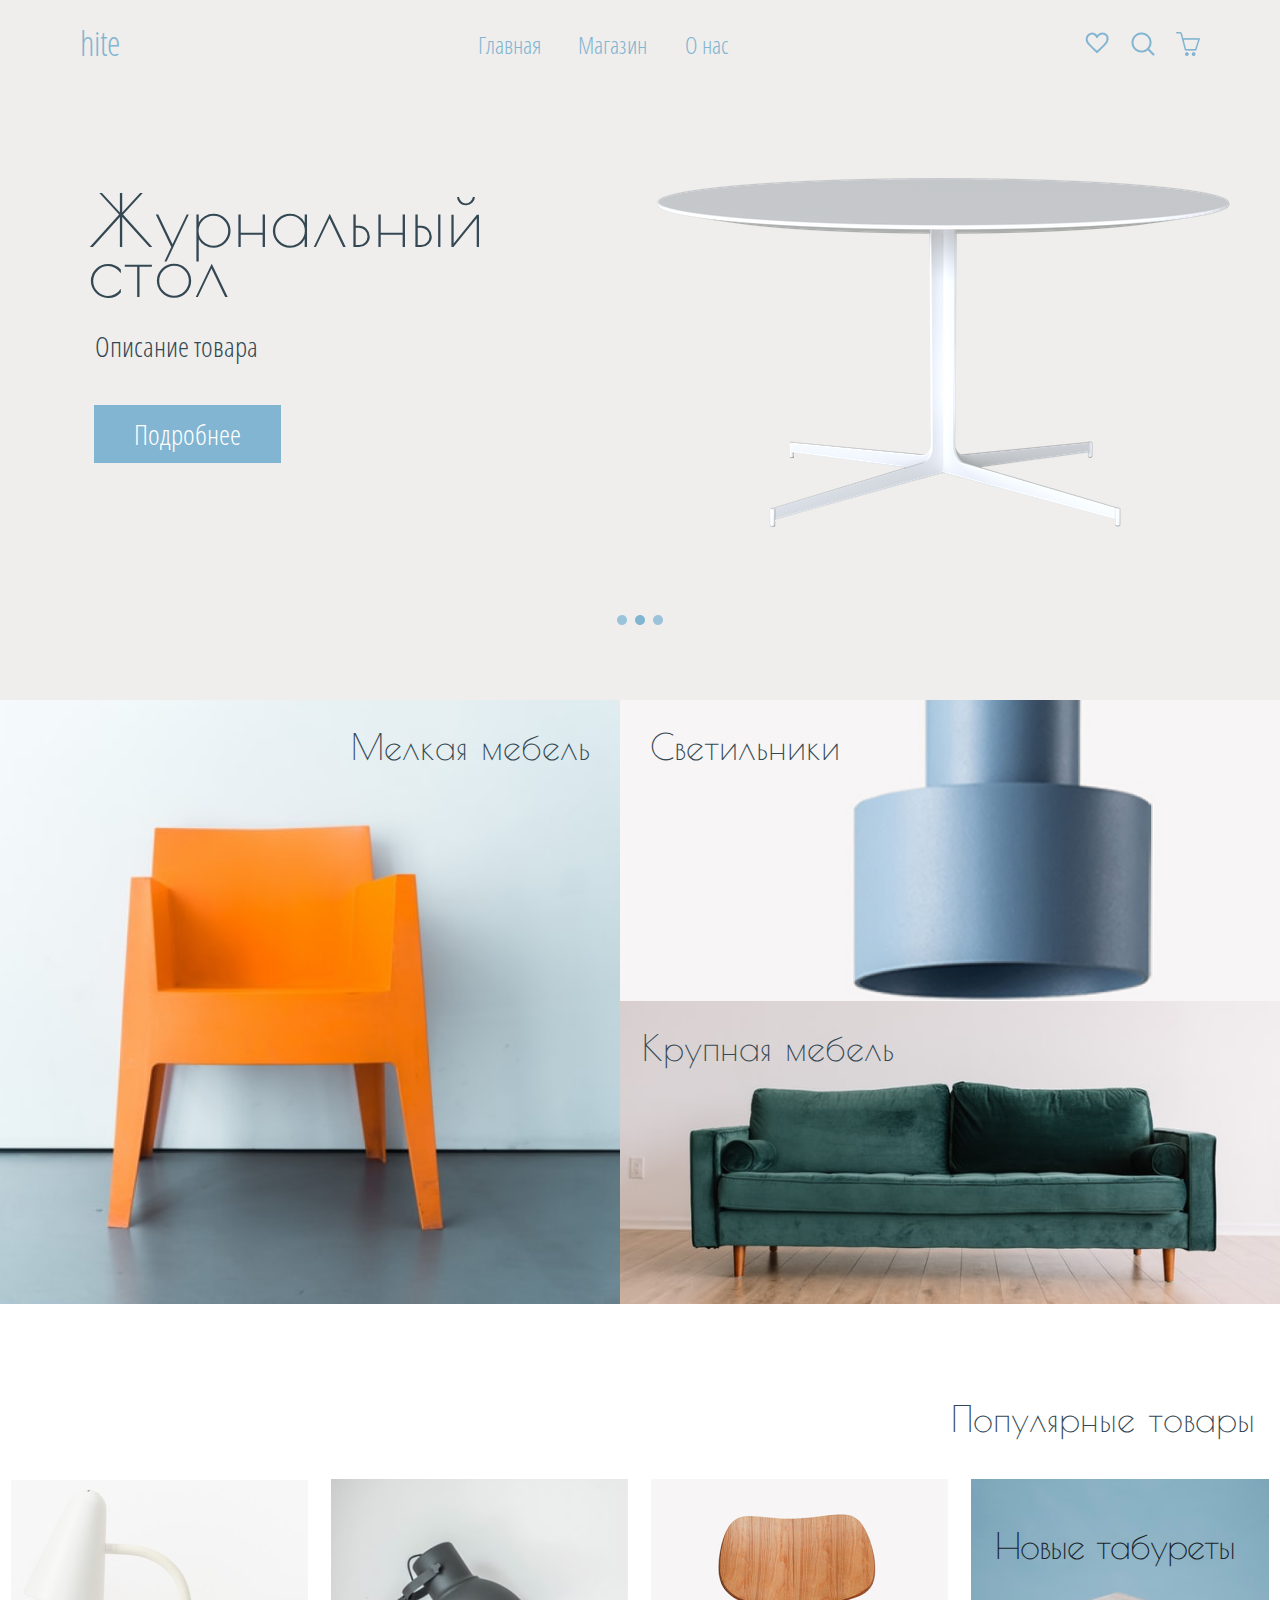
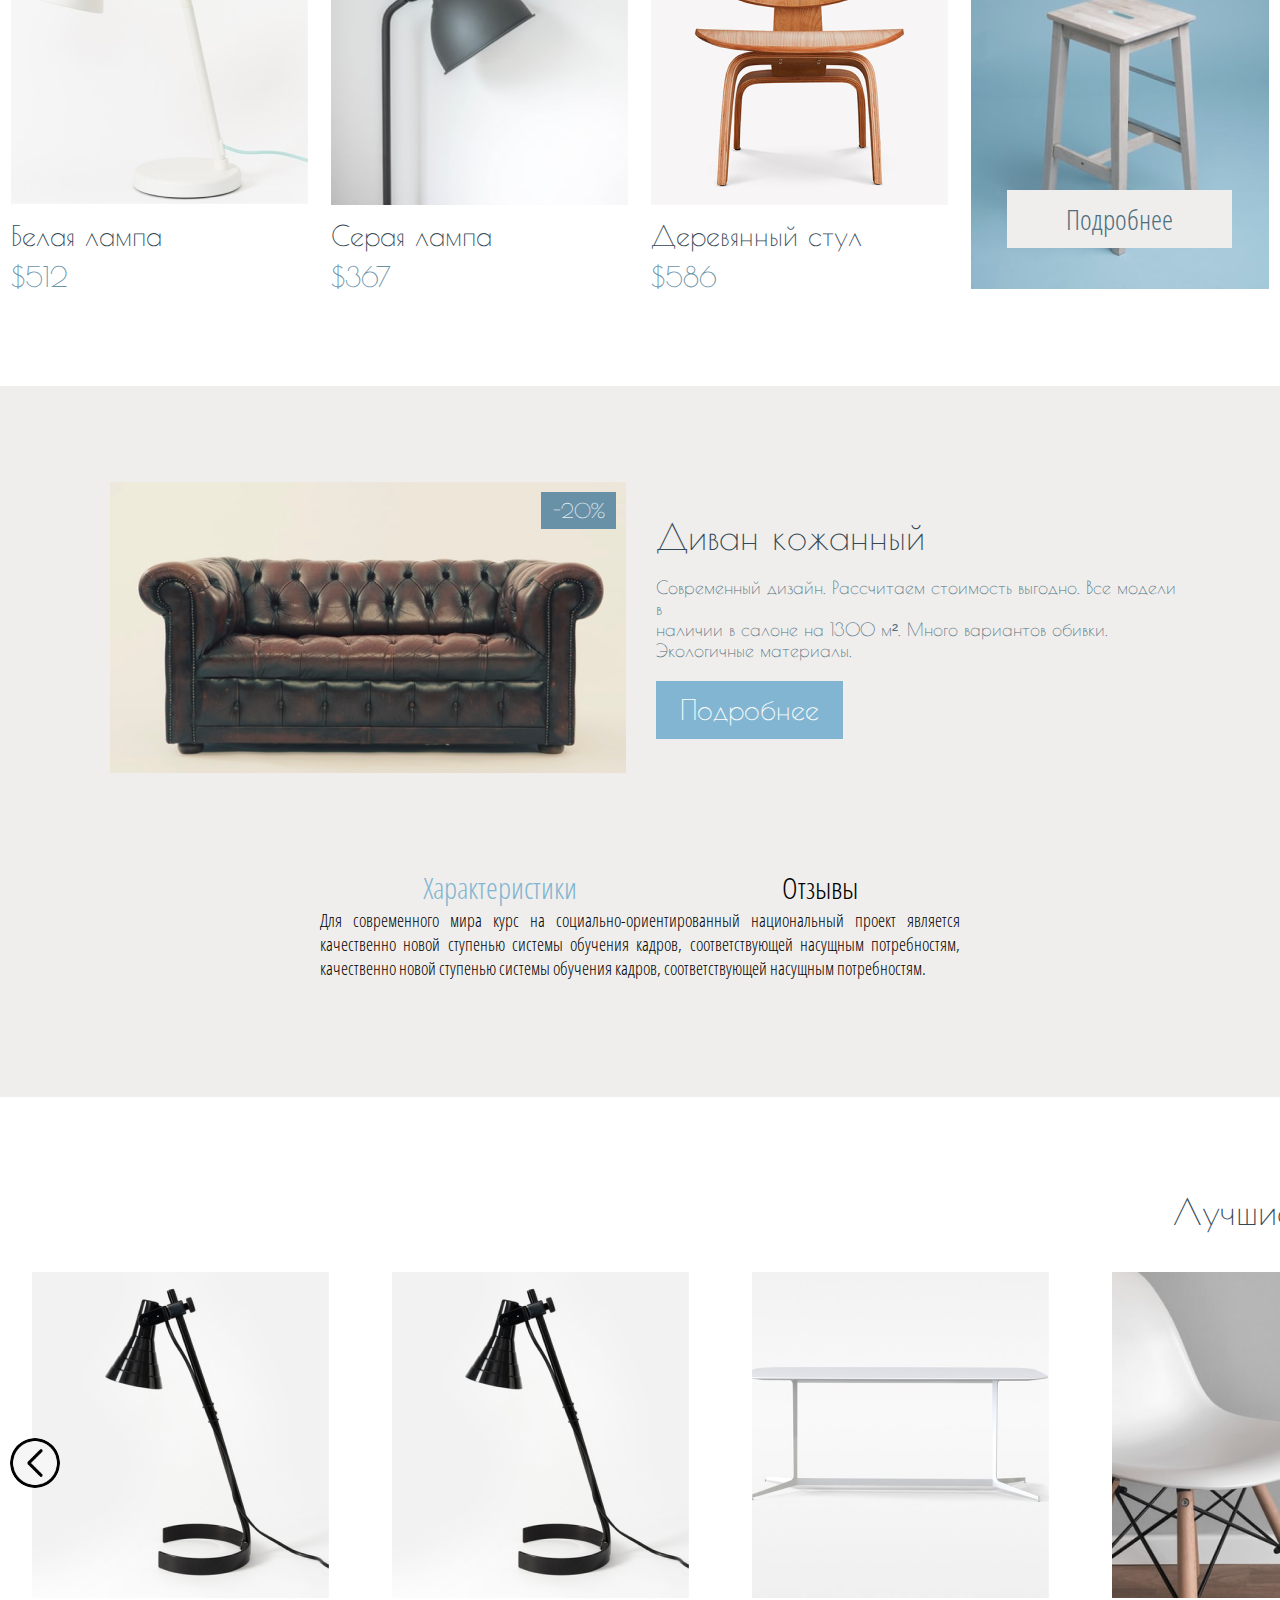
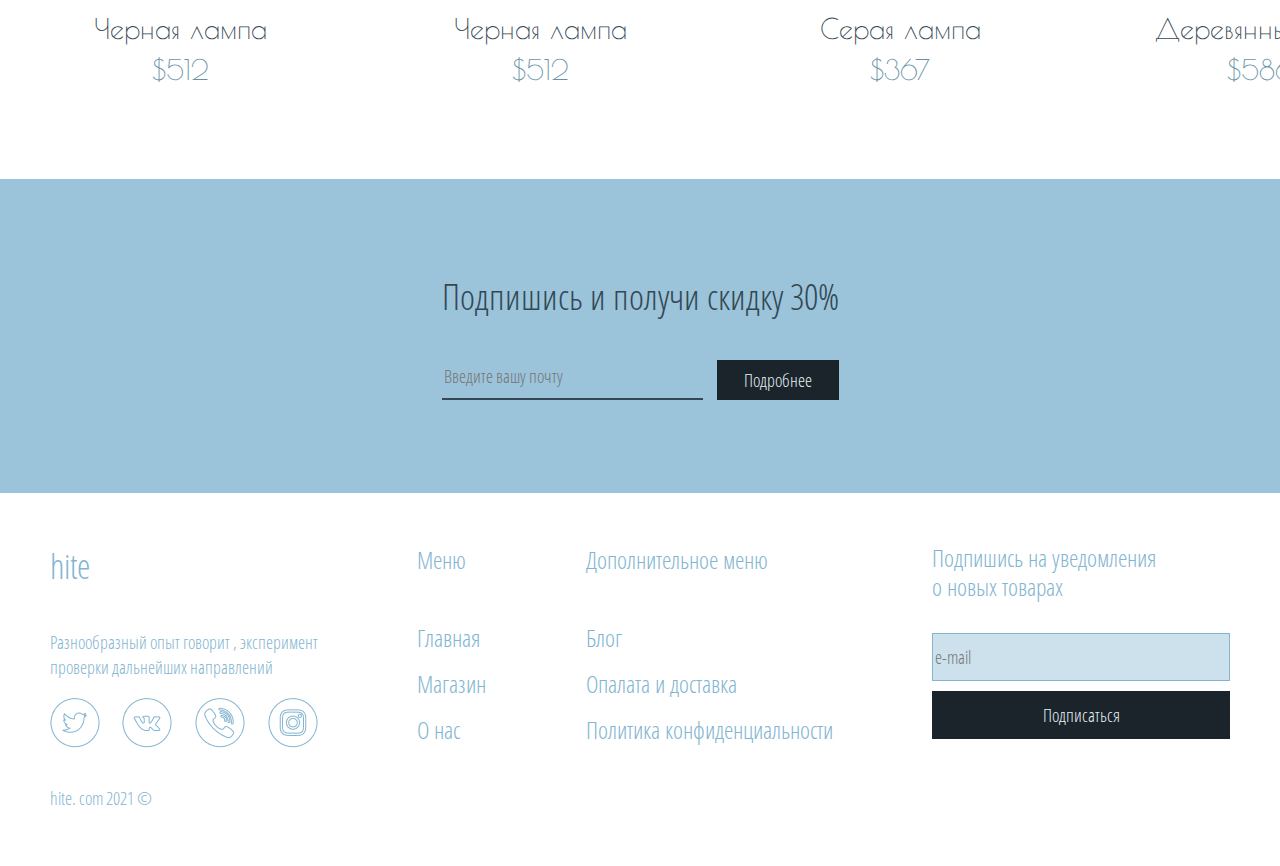
<file: index.html>
<!doctype html>
<html lang="en">
<head>
    <meta charset="UTF-8">
    <meta name="viewport" content="width=device-width, initial-scale=1.0, maximum-scale=1.0, maximum-scale=1.0, user-scalable=no">
    <link rel="stylesheet" href="style.css" type="text/css">
    <title>Мебель</title>
</head>
<body>
    <div class="position">

        <!--                                Mobile-Version-->

        <div class="menu-mobile">
            <nav class="position-list__mobile">
                <div class="menu-btn">
                    <span></span>
                    <span></span>
                    <span></span>
                </div>
                <div class="menu-burger">
                    <nav>
                        <li><a href="#" class="color">Главная</a></li>
                        <li><a href="#" class="color">Магазин</a></li>
                        <li><a href="#" class="color">О нас</a></li>
                    </nav>
                </div>
                <div>
                    <ul class="position-list__hite">
                        <li><a href="#">hite</a></li>
                    </ul>
                </div>
                <div class="mobile-position__cart">
                    <ul>
                        <li><div><a href="#"><img src="images/search.png" alt="поиск"></a></div></li>
                        <li><div><a href="#"><img src="images/cart.png" alt="корзина"></a></div></li>
                    </ul>
                </div>
            </nav>
        </div>

        <!--                                    Mobile-Version-->

        <div class="info">
            <div class="hide">
                <div class="search">
                    <label>
                        <input type="text" id="input-search" placeholder="Я ищу...">
                    </label>
                    <a href="" class="button-search">Найти</a>
                </div>
            </div>
               <div class="menu">
                <nav class="position-list">
                    <div>
                        <ul class="position-list__size">
                            <li><a href="#">hite</a></li>
                        </ul>
                    </div>
                    <div class="position-list__navigation">
                        <ul>
                            <li><a href="#">Главная</a></li>
                            <li><a href="#">Магазин</a></li>
                            <li><a href="#">О нас</a></li>
                        </ul>
                    </div>
                    <div class="position-list__cart">
                        <ul>
                            <li><div><a href="#"><img src="images/like.png" alt="нравится" class="like"></a></div></li>
                            <li><div><a href="#"><img src="images/search.png" alt="поиск" id="icon-search"></a></div></li>
                            <li><div><a href="#"><img src="images/cart.png" alt="корзина"></a></div></li>
                        </ul>
                    </div>
                </nav>
            </div>
            <div class="product">
                <div class="text">
                    <h1>Журнальный стол</h1>
                    <h2>Описание товара</h2>
                    <button id="button-menu" class="butt">Подробнее</button>
                    <div id="modal-window" class="modal">
                        <div class="modal-content">
                            <div class="position-span">
                                <span class="close">&times</span>
                            </div>
                            <div class="modal-text">
                                <p>Вы действительно хотите узнать подробности?</p>
                            </div>

                            <div id="position-button">
                                <button class="ok">ok</button>
                                <button class="cancel">отмена</button>
                            </div>

                        </div>
                    </div>
                </div>
                <div class="table" id="table-one">
                    <img src="images/table.png" alt="стол">
                </div>
            </div>
            <div class="slide">
                <img src="images/ellipse1.png" alt="слайд" class="slide1">
                <img src="images/ellipse2.png" alt="слайд" class="slide1">
                <img src="images/ellipse3.png" alt="слайд">
            </div>
        </div>
        <div class="category">
            <a href="#" id="kl"><div class="small-furniture">
                <img src="images/foto1.png" alt="мелкая мебель" class="small-furniture__position">
                <h1>Мелкая мебель</h1>
            </div></a>
            <div class="category__position">
                <a href="#"><div class="fixtures">
                    <img src="images/foto2.png" alt="светильники" class="fixtures__position">
                    <h1>Светильники</h1>
                </div></a>
                <a href="#"><div class="large-furniture">
                    <img src="images/foto3.png" alt="крупная мебель" class="large-furniture__position">
                    <h1>Крупная мебель</h1>
                </div></a>
            </div>
        </div>
        <div class="popular">
            <div class="popular__text"><h1>Популярные товары</h1></div>
            <div class="popular-products">
                <div class="popular-products__position">
                    <a href="#"><div class="white-lamp">
                        <img src="images/foto4.png" alt="белая лампа">
                        <h2>Белая лампа</h2>
                        <p>$512</p>
                    </div></a>
                    <a href="#"><div class="grey-lamp">
                        <img src="images/foto5.png" alt="серая лампа">
                        <h2>Серая лампа</h2>
                        <p>$367</p>
                    </div></a>
                    <a href="#"><div class="wooden-chair">
                        <img src="images/foto6.png" alt="деревянный стул">
                        <h2>Деревянный стул</h2>
                        <p>$586</p>
                    </div></a>
                    <div class="new-stools">
                        <img src="images/foto7.png" alt="новые табуреты">
                        <h2>Новые табуреты</h2>
                        <a href="#"><div class="new-stools__butt">Подробнее</div></a>
                    </div>
                </div>
            </div>
        </div>

<!--                            Mobile-Version-->

        <div class="mobile-popular">
            <div class="mobile__new-stools">
                <img src="images/foto7.png" alt="новые табуреты">
                <h2>Новые табуреты</h2>
                <a href="#"><div class="mobile__new-stools__butt">Подробнее</div></a>
            </div>
            <div class="mobile-position__products">
                <div class="mobile__popular__text"><h1>Популярные товары</h1></div>
                <div class="mobile__popular-products">
                    <div class="mobile__popular-products__position">
                        <a href="#"><div class="white-lamp">
                            <img src="images/foto4.png" alt="белая лампа">
                            <h2>Белая лампа</h2>
                            <p>$512</p>
                        </div></a>
                        <a href="#"><div class="grey-lamp">
                            <img src="images/foto5.png" alt="серая лампа">
                            <h2>Серая лампа</h2>
                            <p>$367</p>
                        </div></a>
                        <a href="#"><div class="wooden-chair">
                            <img src="images/foto6.png" alt="деревянный стул">
                            <h2>Деревянный стул</h2>
                            <p>$586</p>
                        </div></a>
                        <a href="#"><div class="fantom">
                            <h2>Новые табуреты</h2>
                            <p>$652</p>
                        </div></a>
                    </div>
                </div>
            </div>
        </div>

<!--                                    Mobile-Version-->

         <div class="discount">
            <div class="discount-position">
                <div class="image">
                    <img src="images/sofa.png" alt="Диван кожанный">
                    <a href="#"><div class="discount-position__butt__discount">-20%</div></a>
                </div>
                <div class="discount-position__info">
                    <div class="position-center">
                        <h1>Диван кожанный</h1>
                        <p>Современный дизайн. Рассчитаем стоимость выгодно. Все модели в<br>
                            наличии в салоне на 1300 м². Много вариантов обивки.<br> Экологичные
                            материалы.<span id="dots">Респектабельность, привлекательный
                            внешний вид.<br> Мягкая кожаная мебель – это
                            показатель богатства, высокого статуса и<br> эталон стиля современного, роскошного интерьера – это то,
                            что вам нужно.</span></p>
                        <button class="discount-position__butt" id="btn">Подробнее</button>
                    </div>
                </div>
            </div>
         </div>
         <div class="wrapper">
             <div class="tabs">
                 <div class="tabs-triggers">
                     <a href="#tab-1" class="tabs-triggers__item">Характеристики</a>
                     <a href="#tab-2" class="tabs-triggers__item">Отзывы</a>
                 </div>
                 <div class="tabs-content">
                    <div id="tab-1" class="tabs-content__item"><p>Для современного мира курс на социально-ориентированный национальный
                        проект является качественно
                        новой ступенью системы обучения кадров, соответствующей насущным потребностям, качественно новой
                        ступенью системы обучения кадров, соответствующей насущным потребностям. </p></div>
                    <div id="tab-2" class="tabs-content__item"><p>Зависит очень сильно от качества дивана и кожи. Есть не очень
                        дорогие диваны, которые впоследствии имеют очень много проблем, таких как растяжка кожи,
                        провисание дивана, кожа может лопнуть и тп. Если купить хороший и это как правило дорогой диван
                        из хорошей кожи, то стоит того. Я купила 3 года назад 2 дивана, очень довольна , никаких проблем
                        совершенно, собака даже спит на нём иногда и никаких царапин.</p></div>
                 </div>
             </div>
         </div>
         <div class="best">
            <div class="best__text"><h1>Лучшие товары</h1></div>
             <button class="btn-prev"></button>
             <button class="btn-next"></button>
            <div class="best-products">
                <div class="best-products__position">
                    <a href="#"><div class="black-lamp slider-item">
                        <img src="images/black-lamp.png" alt="черная лампа">
                        <h2>Черная лампа</h2>
                        <p>$512</p>
                    </div></a>
                    <a href="#"><div class="black-lamp slider-item">
                        <img src="images/black-lamp.png" alt="черная лампа">
                        <h2>Черная лампа</h2>
                        <p>$512</p>
                    </div></a>
                    <a href="#"><div class="table1 slider-item">
                        <img src="images/table1.png" alt="стол">
                        <h2>Серая лампа</h2>
                        <p>$367</p>
                    </div></a>
                    <a href="#"><div class="wooden-chair1 slider-item">
                        <img src="images/wooden-chair.png" alt="деревянный стул">
                        <h2>Деревянный стул</h2>
                        <p>$586</p>
                    </div></a>
                    <a href="#"><div class="chair-soft slider-item">
                        <img src="images/chair-soft.png" alt="стул софт">
                        <h2>Новые табуреты</h2>
                        <p>958$</p>
                    </div></a>
                    <a href="#"><div class="black-lamp slider-item">
                        <img src="images/black-lamp.png" alt="черная лампа">
                        <h2>Черная лампа</h2>
                        <p>$512</p>
                    </div></a>
                    <a href="#"><div class="table1 slider-item">
                        <img src="images/table1.png" alt="стол">
                        <h2>Серая лампа</h2>
                        <p>$367</p>
                    </div></a>
                    <a href="#"><div class="wooden-chair1 slider-item">
                        <img src="images/wooden-chair.png" alt="деревянный стул">
                        <h2>Деревянный стул</h2>
                        <p>$586</p>
                    </div></a>
                    <a href="#"><div class="chair-soft slider-item">
                        <img src="images/chair-soft.png" alt="стул софт">
                        <h2>Новые табуреты</h2>
                        <p>958$</p>
                    </div></a>

                </div>
            </div>


         </div>
        <div class="subscription">
            <div>
                <h1>Подпишись и получи скидку 30%</h1>
                <div class="subscription__position">
                    <div class="subscription-input">
                        <label>
                            <input type="text" placeholder="Введите вашу почту"/>
                        </label>
                        <hr>
                    </div>
                    <div>
                        <a href="#"><div class="subscription__position__butt">Подробнее</div></a>
                    </div>
                </div>
            </div>
        </div>
        <div class="footer">
                <div class="footer__hite">
                    <a href="#"><h1>hite</h1></a>
                    <p>Разнообразный опыт говорит , эксперимент<br> проверки дальнейших
                        направлений</p>
                    <div class="footer__hite__icon">
                        <a href="#"><img src="images/twitter.png" alt="твиттер"></a>
                        <a href="#"><img src="images/vkontakte.png" alt="вконтакте"></a>
                        <a href="#"><img src="images/viber.png" alt="вайбер"></a>
                        <a href="#"><img src="images/instagram.png" alt="инстаграм"></a>
                    </div>
                </div>
                <div class="footer__menu">
                    <ul>
                        <li class="footer__menu__position"><a href="#">Меню</a></li>
                        <li><a href="#">Главная</a></li>
                        <li><a href="#">Магазин</a></li>
                        <li><a href="#">О нас</a></li>
                    </ul>
                </div>
                <div class="additional-menu">
                    <ul>
                        <li class="additional-menu__position"><a href="#">Дополнительное меню</a></li>
                        <li><a href="#">Блог</a></li>
                        <li><a href="#">Опалата и доставка</a></li>
                        <li><a href="#">Политика конфиденциальности</a></li>
                    </ul>
                </div>
                <div class="new-products">
                    <h1>Подпишись на уведомления<br>
                        о новых товарах</h1>
                    <label>
                        <input type="text" placeholder="e-mail"/>
                    </label>
                    <a href="#"><div class="new-products__butt">Подписаться</div></a>
                </div>
                <div class="copy">
                    hite. com 2021 &copy;
                </div>
        </div>
    </div>
    <script src="main.js"></script>
</body>
</html>
</file>
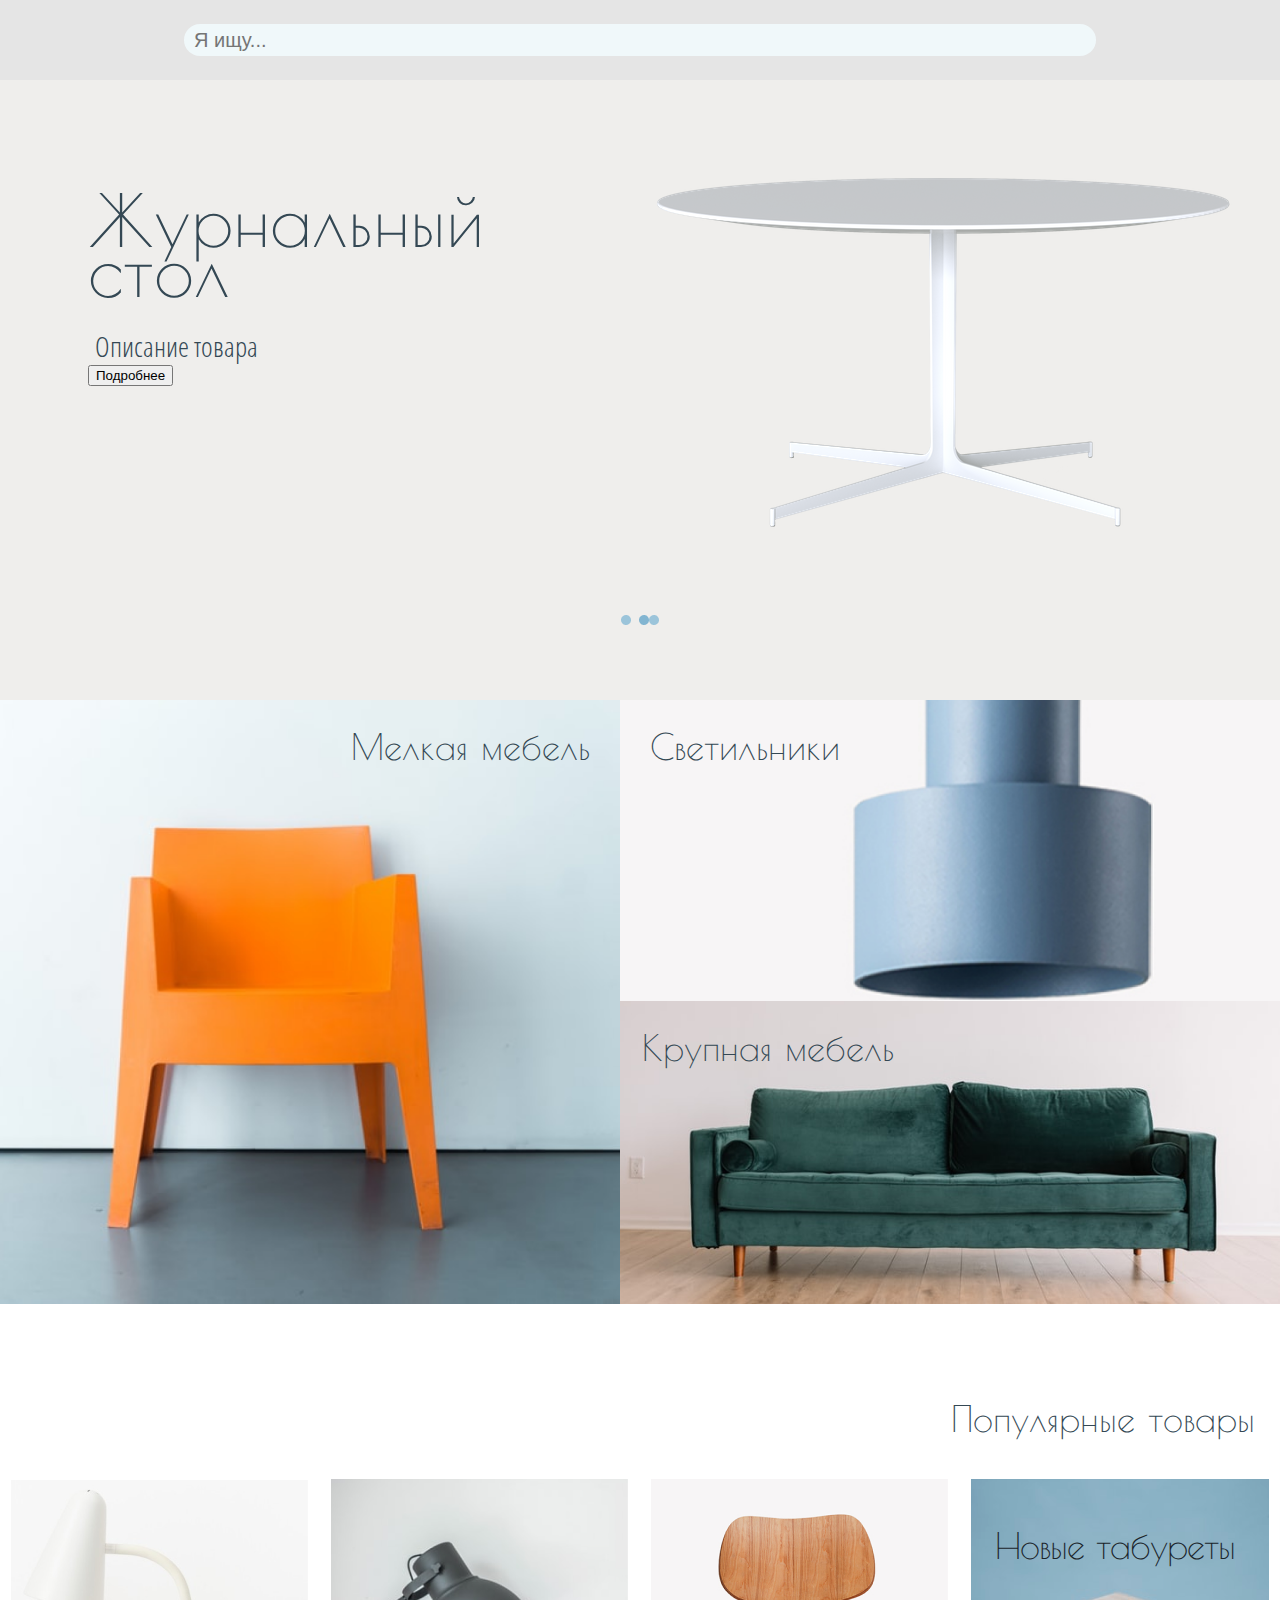
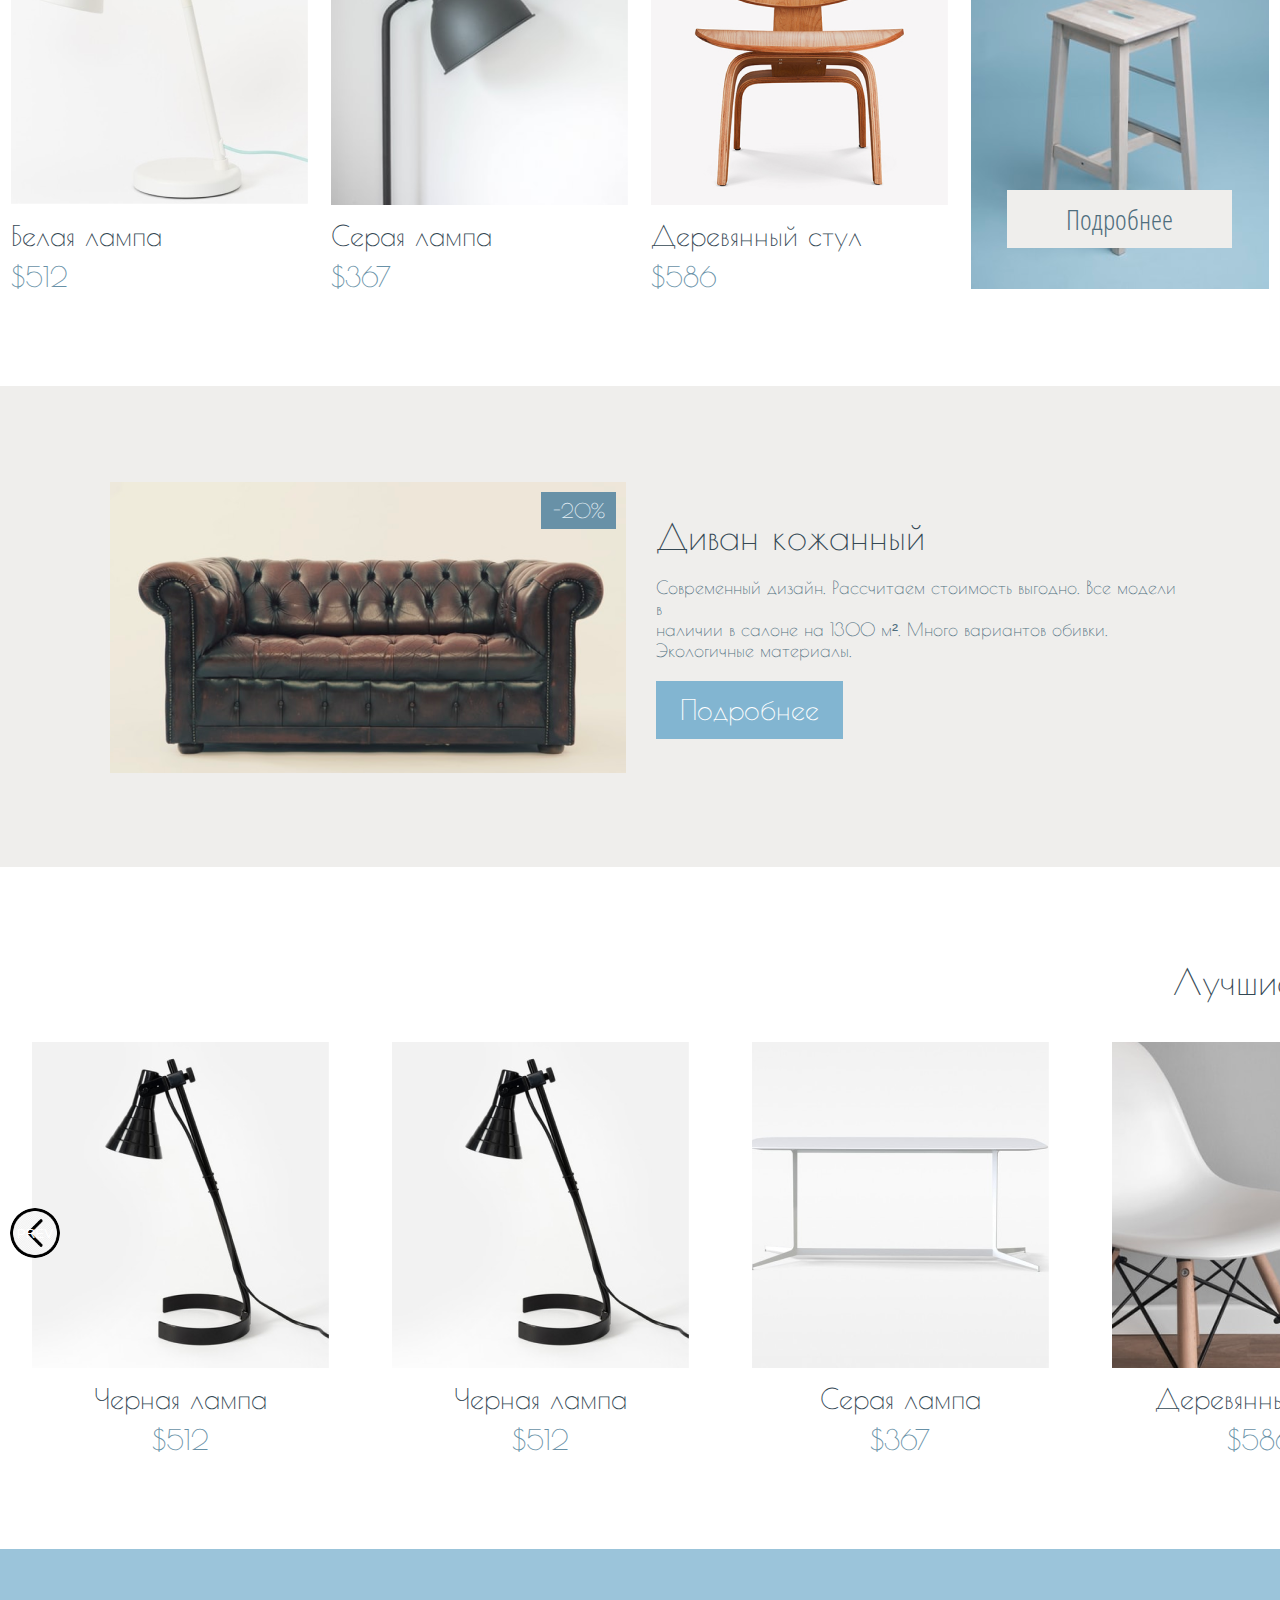
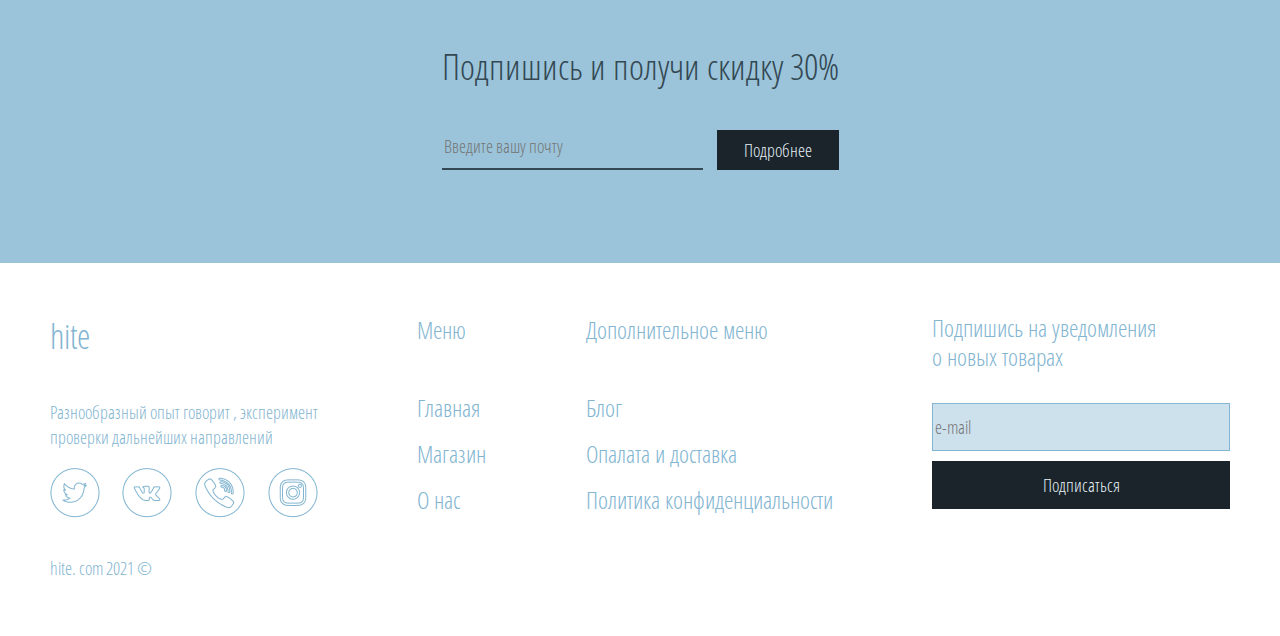
<file: shop.html>
<!doctype html>
<html lang="en">
<head>
    <meta charset="UTF-8">
    <meta name="viewport" content="width=device-width, initial-scale=1, shrink-to-fit=no">
    <link rel="stylesheet" href="style.css" type="text/css">

    <title>Мебель</title>
</head>
<body>
    <div class="position">
        <div class="info">

            <div class="show">
                <div class="search">
                    <label>
                        <input type="text" id="input-search" placeholder="Я ищу...">
                    </label>
                </div>
            </div>



               <div class="menu">
                <nav class="position-list">
                    <div>
                        <ul class="position-list__size">
                            <li><a href="#">hite</a></li>
                        </ul>
                    </div>
                    <div class="position-list__navigation">
                        <ul>
                            <li><a href="#">Главная</a></li>
                            <li><a href="#">Магазин</a></li>
                            <li><a href="#">О нас</a></li>
                        </ul>
                    </div>
                    <div class="position-list__cart">
                        <ul>
                            <li><div><a href="#"><img src="images/like.png" alt="нравится" class="like"></a></div></li>
                            <li><div><a href="#"><img src="images/search.png" alt="поиск" id="icon-search"></a></div></li>
                            <li><div><a href="#"><img src="images/cart.png" alt="корзина"></a></div></li>
                        </ul>
                    </div>
                </nav>
            </div>

<!--                                Mobile-Version-->

            <div class="menu-mobile">
                <nav class="position-list__mobile">
                    <div class="menu-btn">
                        <span></span>
                        <span></span>
                        <span></span>
                    </div>
                    <div class="menu-burger">
                        <nav>
                            <li><a href="#" class="color">Главная</a></li>
                            <li><a href="#" class="color">Магазин</a></li>
                            <li><a href="#" class="color">О нас</a></li>
                        </nav>
                    </div>




                    <div>
                        <ul class="position-list__hite">
                            <li><a href="#">hite</a></li>
                        </ul>
                    </div>
                    <div class="mobile-position__cart">
                        <ul>
                            <li><div><a href="#"><img src="images/search.png" alt="поиск"></a></div></li>
                            <li><div><a href="#"><img src="images/cart.png" alt="корзина"></a></div></li>
                        </ul>
                    </div>
                </nav>
            </div>

<!--                                    Mobile-Version-->

            <div class="product">
                <div class="text">
                    <h1>Журнальный стол</h1>
                    <h2>Описание товара</h2>
                    <button id="myBtn" class="butt">Подробнее</button>
                    <div id="myModal" class="modal">
                        <div class="modal-content">
                            <div class="position-span">
                                <span class="close">&times</span>
                            </div>
                            <div>
                                <p>Вы действительно хотите узнать подробности?</p>
                            </div>

                            <div id="position-button">
                                <button class="ok">ok</button>
                                <button class="cancel">отмена</button>
                            </div>

                        </div>
                    </div>
                </div>
                <div class="table" id="table-one">
                    <img src="images/table.png" alt="стол">
                </div>
            </div>
            <div class="slide">
                <img src="images/ellipse1.png" alt="слайд" class="slide1">
                <img src="images/ellipse2.png" alt="слайд" class="slide2">
                <img src="images/ellipse3.png" alt="слайд">
            </div>
        </div>
        <div class="category">
            <a href="#"><div class="small-furniture">
                <img src="images/foto1.png" alt="мелкая мебель" class="small-furniture__position">
                <h1>Мелкая мебель</h1>
            </div></a>
            <div class="category__position">
                <a href="#"><div class="fixtures">
                    <img src="images/foto2.png" alt="светильники" class="fixtures__position">
                    <h1>Светильники</h1>
                </div></a>
                <a href="#"><div class="large-furniture">
                    <img src="images/foto3.png" alt="крупная мебель" class="large-furniture__position">
                    <h1>Крупная мебель</h1>
                </div></a>
            </div>
        </div>
        <div class="popular">
            <div class="popular__text"><h1>Популярные товары</h1></div>
            <div class="popular-products">
                <div class="popular-products__position">
                    <a href="#"><div class="white-lamp">
                        <img src="images/foto4.png" alt="белая лампа">
                        <h2>Белая лампа</h2>
                        <p>$512</p>
                    </div></a>
                    <a href="#"><div class="grey-lamp">
                        <img src="images/foto5.png" alt="серая лампа">
                        <h2>Серая лампа</h2>
                        <p>$367</p>
                    </div></a>
                    <a href="#"><div class="wooden-chair">
                        <img src="images/foto6.png" alt="деревянный стул">
                        <h2>Деревянный стул</h2>
                        <p>$586</p>
                    </div></a>
                    <div class="new-stools">
                        <img src="images/foto7.png" alt="новые табуреты">
                        <h2>Новые табуреты</h2>
                        <a href="#"><div class="new-stools__butt">Подробнее</div></a>
                    </div>
                </div>
            </div>
        </div>

<!--                            Mobile-Version-->

        <div class="mobile-popular">
            <div class="mobile__new-stools">
                <img src="images/foto7.png" alt="новые табуреты">
                <h2>Новые табуреты</h2>
                <a href="#"><div class="mobile__new-stools__butt">Подробнее</div></a>
            </div>
            <div class="mobile-position__products">
                <div class="mobile__popular__text"><h1>Популярные товары</h1></div>
                <div class="mobile__popular-products">
                    <div class="mobile__popular-products__position">
                        <a href="#"><div class="white-lamp">
                            <img src="images/foto4.png" alt="белая лампа">
                            <h2>Белая лампа</h2>
                            <p>$512</p>
                        </div></a>
                        <a href="#"><div class="grey-lamp">
                            <img src="images/foto5.png" alt="серая лампа">
                            <h2>Серая лампа</h2>
                            <p>$367</p>
                        </div></a>
                        <a href="#"><div class="wooden-chair">
                            <img src="images/foto6.png" alt="деревянный стул">
                            <h2>Деревянный стул</h2>
                            <p>$586</p>
                        </div></a>
                        <a href="#"><div class="fantom">
                            <h2>Новые табуреты</h2>
                            <p>$652</p>
                        </div></a>
                    </div>
                </div>
            </div>
        </div>

<!--                                    Mobile-Version-->

         <div class="discount">
            <div class="discount-position">
                <div class="image">
                    <img src="images/sofa.png" alt="Диван кожанный">
                    <a href="#"><div class="discount-position__butt__discount">-20%</div></a>
                </div>
                <div class="discount-position__info">
                    <div class="position-center">
                        <h1>Диван кожанный</h1>
                        <p>Современный дизайн. Рассчитаем стоимость выгодно. Все модели в<br>
                            наличии в салоне на 1300 м². Много вариантов обивки.<br> Экологичные
                            материалы.<span id="dots">Респектабельность, привлекательный
                            внешний вид.<br> Мягкая кожаная мебель – это
                            показатель богатства, высокого статуса и<br> эталон стиля. Изделия имеют высокую
                            стоимость, поэтому для обустройства<br> современного, роскошного интерьера – это то,
                            что вам нужно.</span></p>
                        <button class="discount-position__butt" id="btn" onclick="readMore()">Подробнее</button>
                    </div>
                </div>
            </div>
         </div>
        <div class="best">
            <div class="best__text"><h1>Лучшие товары</h1></div>
            <div class="best-products">
                <div class="best-products__position">
                    <a href="#"><div class="black-lamp slider-item">
                        <img src="images/black-lamp.png" alt="черная лампа">
                        <h2>Черная лампа</h2>
                        <p>$512</p>
                    </div></a>
                    <a href="#"><div class="black-lamp slider-item">
                        <img src="images/black-lamp.png" alt="черная лампа">
                        <h2>Черная лампа</h2>
                        <p>$512</p>
                    </div></a>
                    <a href="#"><div class="table1 slider-item">
                        <img src="images/table1.png" alt="стол">
                        <h2>Серая лампа</h2>
                        <p>$367</p>
                    </div></a>
                    <a href="#"><div class="wooden-chair1 slider-item">
                        <img src="images/wooden-chair.png" alt="деревянный стул">
                        <h2>Деревянный стул</h2>
                        <p>$586</p>
                    </div></a>
                    <a href="#"><div class="chair-soft slider-item">
                        <img src="images/chair-soft.png" alt="стул софт">
                        <h2>Новые табуреты</h2>
                        <p>958$</p>
                    </div></a>
                    <a href="#"><div class="black-lamp slider-item">
                        <img src="images/black-lamp.png" alt="черная лампа">
                        <h2>Черная лампа</h2>
                        <p>$512</p>
                    </div></a>
                    <a href="#"><div class="table1 slider-item">
                        <img src="images/table1.png" alt="стол">
                        <h2>Серая лампа</h2>
                        <p>$367</p>
                    </div></a>
                    <a href="#"><div class="wooden-chair1 slider-item">
                        <img src="images/wooden-chair.png" alt="деревянный стул">
                        <h2>Деревянный стул</h2>
                        <p>$586</p>
                    </div></a>
                    <a href="#"><div class="chair-soft slider-item">
                        <img src="images/chair-soft.png" alt="стул софт">
                        <h2>Новые табуреты</h2>
                        <p>958$</p>
                    </div></a>
                </div>
            </div>
            <div class="slider-buttons">
                <button class="btn-prev">prev</button>
                <button class="btn-next">next</button>
            </div>
        </div>

















        <div class="subscription">
            <div>
                <h1>Подпишись и получи скидку 30%</h1>
                <div class="subscription__position">
                    <div class="subscription-input">
                        <label>
                            <input type="text" placeholder="Введите вашу почту"/>
                        </label>
                        <hr>
                    </div>
                    <div>
                        <a href="#"><div class="subscription__position__butt">Подробнее</div></a>
                    </div>
                </div>
            </div>
        </div>
        <div class="footer">
                <div class="footer__hite">
                    <a href="#"><h1>hite</h1></a>
                    <p>Разнообразный опыт говорит , эксперимент<br> проверки дальнейших
                        направлений</p>
                    <div class="footer__hite__icon">
                        <a href="#"><img src="images/twitter.png" alt="твиттер"></a>
                        <a href="#"><img src="images/vkontakte.png" alt="вконтакте"></a>
                        <a href="#"><img src="images/viber.png" alt="вайбер"></a>
                        <a href="#"><img src="images/instagram.png" alt="инстаграм"></a>
                    </div>
                </div>
                <div class="footer__menu">
                    <ul>
                        <li class="footer__menu__position"><a href="#">Меню</a></li>
                        <li><a href="#">Главная</a></li>
                        <li><a href="#">Магазин</a></li>
                        <li><a href="#">О нас</a></li>
                    </ul>
                </div>
                <div class="additional-menu">
                    <ul>
                        <li class="additional-menu__position"><a href="#">Дополнительное меню</a></li>
                        <li><a href="#">Блог</a></li>
                        <li><a href="#">Опалата и доставка</a></li>
                        <li><a href="#">Политика конфиденциальности</a></li>
                    </ul>
                </div>
                <div class="new-products">
                    <h1>Подпишись на уведомления<br>
                        о новых товарах</h1>
                    <label>
                        <input type="text" placeholder="e-mail"/>
                    </label>
                    <a href="#"><div class="new-products__butt">Подписаться</div></a>
                </div>
                <div class="copy">
                    hite. com 2021 &copy;
                </div>
        </div>
    </div>
    <script src="main.js"></script>
</body>
</html>
</file>
<file: style.css>
@font-face {
    font-family: OpenSans-CondLight;
    src: url("fonts/OpenSans-CondLight.ttf");
    font-style: normal;
    font-weight: 300;
}

@font-face {
    font-family: PoiretOne-Regular;
    src: url("fonts/PoiretOne-Regular.ttf");
    font-style: normal;
    font-weight: 400;
}


body {
    margin: 0 auto;
}

.hide {
    display: none;
}


.search {
    background-color: #e5e5e5;
    display: flex;
    justify-content: center;
    align-items: center;
    position: fixed;
    top: 0;
    width: 100%;
    height: 80px;
    z-index: 999999999999999;
}

.search a {
    text-decoration: none;
}

.button-search {
    display: flex;
    justify-content: center;
    align-items: center;
    font-family: OpenSans-CondLight, sans-serif;
    font-size: 20px;
    color: #FFFFFF;
    width: 65px;
    height: 30px;
    margin-left: 25px;
    background-color: #82B5D1;
    border: none;
    cursor: pointer;
}


#input-search {
    padding-left: 10px;
    outline: none;
    border-radius: 20px;
    font-size: 20px;
    background-color: #f0f8fa;
    border: none;
    width: 800px;
    height: 30px;
}

.position {
    flex-direction: column;
    width: 100%;
}



                /*block №1*/


.info {
    position: relative;
    width: 100%;
    height: 680px;
    background: #EFEEEC;
    padding-top: 20px;
}

.menu {
    width: 100%;
}

.menu a {
    color: #82B5D1;
}

nav a {
    text-decoration: none;
}

.position-list {
    display: flex;
    justify-content: space-between;
    align-items: center;
    margin: 0 80px 0 80px;
}

.position-list__size {
    font-size: 34px;
    line-height: 46px;
}

.position-list__navigation {
    width: 250px;
    font-size: 24px;

}

.position-list__navigation ul {
    display: flex;
    justify-content: space-between;
}

nav li {
    font-family: OpenSans-CondLight, sans-serif;
}


.position-list__cart {
    width: 115px;
    height: 24px;
}

.position-list__cart ul {
    display: flex;
    justify-content: space-between;
}

nav ul {
    display: inline;
}

ul {
    margin: 0;
    padding: 0;
    list-style-type: none;
}

.menu li {
    display: inline;
}

.product {
    display: flex;
    justify-content: flex-end;
    flex-direction: row;
    margin-top: 100px;
    margin-left: 35px;
}

.text {
    position: relative;
    margin-right: 20px;
    margin-top: 27px;
    margin-left: 53px;
}

.text h1 {
    font-family: PoiretOne-Regular, sans-serif;
    font-weight: normal;
    font-size: 72px;
    line-height: 50px;
    color: #344854;
    margin: 0;
}

.text h2 {
    font-family: OpenSans-CondLight, sans-serif;
    font-weight: normal;
    line-height: 38px;
    font-size: 28px;
    color: #344854;
    margin: 32px 0 0 7px;
}

#button-menu {
    display: flex;
    justify-content: center;
    align-items: center;
    position: absolute;
    font-family: OpenSans-CondLight, sans-serif;
    font-size: 28px;
    color: #FFFFFF;
    margin-top: 40px;
    margin-left: 6px;
    width: 187px;
    height: 58px;
    background-color: #82B5D1;
    border: none;
    cursor: pointer;
    z-index: 99999999999999999;
}

.modal {
    display: none;
    position: fixed;
    z-index: 1;
    left: 0;
    top: 0;
    width: 100%;
    height: 100%;
    overflow: auto;
    background-color: rgb(0,0,0);
    background-color: rgba(0,0,0,0.4);
}

body.lock {
    overflow: hidden;
}

#modal-window {
    z-index: 99999999999999999999999999999999;
}

.modal-content {
    background-color: #EFEEEC;
    margin: 17% auto;
    padding: 20px;
    border: 1px solid #888;
    width: 40%;
    height: 150px;
    position: relative;
}

.close {
    color: #aaa;
    float: right;
    font-size: 28px;
    font-weight: bold;
}

.close:hover,
.close:focus {
    color: black;
    text-decoration: none;
    cursor: pointer;
}

.modal-content p {
    font-family: OpenSans-CondLight, sans-serif;
    font-size: 18px;
    text-align: center;
    margin: 5px 0 20px 0;
}

#position-button {
    display: flex;
    justify-content: center;
    align-items: center;
    height: 40%;
}

.ok {
    width: 20%;
    height: 70%;
    margin-right: 20px;
    cursor: pointer;
    background-color: #82B5D1;
    border: 0;
    font-size: 15px;
    font-family: OpenSans-CondLight, sans-serif;
}

.cancel {
    width: 20%;
    height: 70%;
    cursor: pointer;
    background-color: #82B5D1;
    border: 0;
    font-size: 15px;
    font-family: OpenSans-CondLight, sans-serif;
}

.position-span {
    position: absolute;
    top: 10px;
    right: 20px;
}

.text a {
    font-family: OpenSans-CondLight, sans-serif;
    font-size: 28px;
    text-decoration: none;
    color: #FFFFFF;
    line-height: 38px
}

.table {
    margin-top: 10px;
}

.slide {
    position: absolute;
    bottom: 0;
    display: flex;
    justify-content: center;
    width: 100%;
    margin-bottom: 75px;
}

.slide1 {
    margin-right: 8px;
}


                /*block №2*/



.category {
    display: flex;
    flex-direction: row;
    max-width: 100%;
    height: auto;
}

.small-furniture {
    position: relative;
}

.fixtures {
    display: flex;
    position: relative;
}

.small-furniture h1 {
    position: absolute;
    font-family: PoiretOne-Regular, sans-serif;
    font-style: normal;
    font-size: 36px;
    color: #344854;
    line-height: 42px;
    font-weight: normal;
    top: 40px;
    right: 30px;
    margin: 0;
}

.fixtures h1 {
    position: absolute;
    font-family: PoiretOne-Regular, sans-serif;
    font-style: normal;
    font-weight: normal;
    font-size: 36px;
    line-height: 42px;
    color: #344854;
    top: 40px;
    left: 30px;
    margin: 0;
}

.large-furniture {
    position: relative;
}

.large-furniture h1 {
    position: absolute;
    font-family: PoiretOne-Regular, sans-serif;
    font-style: normal;
    font-weight: normal;
    font-size: 36px;
    line-height: 42px;
    color: #344854;
    top: 40px;
    left: 22px;
    margin: 0;
}

                /*block №3*/


.popular {
    max-width: 100%;
    height: 682px;
    background: #FFFFFF;
    display: flex;
    justify-content: center;
    align-items: center;
    flex-direction: column;
}

.popular a {
    text-decoration: none;
}

.popular__text {
    display: flex;
    justify-content: flex-end;
    width: 100%;
}

.popular__text h1 {
    font-family: PoiretOne-Regular, sans-serif;
    font-style: normal;
    font-weight: normal;
    font-size: 36px;
    line-height: 42px;
    color: #344854;
    margin: 0 75px 40px 0;
}

.popular-products__position {
    width: 1280px;
    display: flex;
    justify-content: space-between;
    flex-direction: row;
    padding: 0 80px 0 80px;
}

.white-lamp h2 {
    font-family: PoiretOne-Regular, sans-serif;
    font-style: normal;
    font-weight: normal;
    font-size: 28px;
    line-height: 33px;
    color: #344854;
    margin: 10px 0 0 0;
}

.white-lamp p {
    font-family: PoiretOne-Regular, sans-serif;
    font-style: normal;
    font-weight: normal;
    font-size: 28px;
    line-height: 33px;
    color: #6891A7;
    margin: 8px 0 0 0;
}

.grey-lamp h2 {
    font-family: PoiretOne-Regular, sans-serif;
    font-style: normal;
    font-weight: normal;
    font-size: 28px;
    line-height: 33px;
    color: #344854;
    margin: 10px 0 0 0;
}

.grey-lamp p {
    font-family: PoiretOne-Regular, sans-serif;
    font-style: normal;
    font-weight: normal;
    font-size: 28px;
    line-height: 33px;
    color: #6891A7;
    margin: 8px 0 0 0;
}

.wooden-chair h2 {
    font-family: PoiretOne-Regular, sans-serif;
    font-style: normal;
    font-weight: normal;
    font-size: 28px;
    line-height: 33px;
    color: #344854;
    margin: 10px 0 0 0;
}

.wooden-chair p {
    font-family: PoiretOne-Regular, sans-serif;
    font-style: normal;
    font-weight: normal;
    font-size: 28px;
    line-height: 33px;
    color: #6891A7;
    margin: 8px 0 0 0;
}

.new-stools {
    position: relative;
}

.new-stools h2 {
    position: absolute;
    top: 0;
    font-family: PoiretOne-Regular, sans-serif;
    font-style: normal;
    font-weight: normal;
    font-size: 36px;
    line-height: 42px;
    color: #1A242A;
    letter-spacing: -1px;
    margin: 45px 27px 0 24px;
}

.new-stools a {
    display: flex;
    justify-content: center;
}

.new-stools__butt {
    display: flex;
    justify-content: center;
    align-items: center;
    position: absolute;
    width: 225px;
    height: 58px;
    background: #EFEEEC;
    bottom: 0;
    margin-bottom: 45px;
    font-family: OpenSans-CondLight, sans-serif;
    font-style: normal;
    font-weight: 300;
    font-size: 28px;
    line-height: 38px;
    color: #4E6D7D;
}


                /*Block №4*/


.discount {
    max-width: 100%;
    height: 481px;
    display: flex;
    align-items: center;
    justify-content: center;
    background: #EFEEEC;
}

.discount-position {
    display: flex;
    width: 100%;
    margin-left: 15px;
}

.image {
    position: relative;
    margin-right: 30px;
}

.discount-position__butt__discount {
    display: flex;
    justify-content: center;
    align-items: center;
    position: absolute;
    top: 10px;
    right: 10px;
    width: 75px;
    height: 37px;
    background: #6891A7;
}

.image a {
    font-family: PoiretOne-Regular, sans-serif;
    font-style: normal;
    font-weight: normal;
    font-size: 20px;
    line-height: 27px;
    color: #E6F0F6;
}

.discount-position__info {
    display: flex;
    justify-content: center;
    flex-direction: column;
}

.discount-position__info h1 {
    font-family: PoiretOne-Regular, sans-serif;
    font-style: normal;
    font-weight: normal;
    font-size: 36px;
    line-height: 42px;
    color: #344854;
    margin: 0;
}

.discount-position__info p {
    font-family: PoiretOne-Regular, sans-serif;
    font-style: normal;
    font-weight: normal;
    font-size: 18px;
    line-height: 21px;
    color: #4E6D7D;
    margin: 20px 0 20px 0;
}

.discount-position__butt {
    display: flex;
    justify-content: center;
    align-items: center;
    font-family: PoiretOne-Regular, sans-serif;
    font-size: 28px;
    width: 187px;
    height: 58px;
    background: #82B5D1;
    color: #FFFFFF;
    border: none;
    cursor: pointer;
}

.discount-position__info a {
    font-family: PoiretOne-Regular, sans-serif;
    font-style: normal;
    font-weight: normal;
    font-size: 28px;
    line-height: 38px;
    text-decoration: none;
    color: #E6F0F6;
}

#dots {
    display: none;
}

.wrapper {
    display: flex;
    justify-content: center;
    height: 230px;
    background-color: #EFEEEC;
    width: 100%;
}

.tabs {
    width: 50%;
}

.tabs-triggers {
    display: flex;
    justify-content: center;
}

.tabs-triggers__item {
    font-family: OpenSans-CondLight, sans-serif;
    text-decoration: none;
    text-align: center;
    color: black;
    font-size: 25px;
    margin-right: 70px;
    flex-grow: 1;
}

.tabs-triggers__item--active {
    color: #82B5D1;
}

.tabs-content__item {
    display: none;
}

.tabs-content__item--active {
    display: block;
}

.tabs-content {
    /*width: 510px;*/
    text-align: justify;
}

.tabs-content p {
    font-family: OpenSans-CondLight, sans-serif;
    font-size: 18px;
    margin: 0;
}
                /*Block №4*/


.best {
    position: relative;
    width: 1440px;
    height: 682px;
    background: #FFFFFF;
    display: flex;
    justify-content: center;
    align-items: center;
    flex-direction: column;
}

.best a {
    text-decoration: none;
}

.best__text {
    display: flex;
    justify-content: flex-end;
    width: 1440px;
}

.best__text h1 {
    font-family: PoiretOne-Regular, sans-serif;
    font-style: normal;
    font-weight: normal;
    font-size: 36px;
    line-height: 42px;
    color: #344854;
    margin: 0 80px 40px 0;
}

.best-product {
    overflow: hidden;
}

.best-products__position {
    width: 1440px;
    display: flex;
    flex-direction: row;
    transition: .2s;
    overflow: hidden;
}

.slider-item {
    text-align: center;
    min-width: 360px;
}

.btn-next {
    background: url("images/right.jfif") 0 0 / 100% no-repeat;
    position: absolute;
    right: 10px;
    top: 50%;
    z-index: 999;
    width: 50px;
    height: 50px;
    border-radius: 50%;
    cursor: pointer;
    border: none;
    color: white;
    text-transform: uppercase;
}

.btn-prev {
    background: url("images/left.jfif")0 0 / 100% no-repeat;
    position: absolute;
    left: 10px;
    top: 50%;
    z-index: 999;
    width: 50px;
    height: 50px;
    border-radius: 50%;
    cursor: pointer;
    border: none;
    color: white;
    text-transform: uppercase;
}

.black-lamp h2 {
    font-family: PoiretOne-Regular, sans-serif;
    font-style: normal;
    font-weight: normal;
    font-size: 28px;
    line-height: 33px;
    color: #344854;
    margin: 10px 0 0 0;
}

.black-lamp p {
    font-family: PoiretOne-Regular, sans-serif;
    font-style: normal;
    font-weight: normal;
    font-size: 28px;
    line-height: 33px;
    color: #6891A7;
    margin: 8px 0 0 0;
}

.table1 h2 {
    font-family: PoiretOne-Regular, sans-serif;
    font-style: normal;
    font-weight: normal;
    font-size: 28px;
    line-height: 33px;
    color: #344854;
    margin: 10px 0 0 0;
}

.table1 p {
    font-family: PoiretOne-Regular, sans-serif;
    font-style: normal;
    font-weight: normal;
    font-size: 28px;
    line-height: 33px;
    color: #6891A7;
    margin: 8px 0 0 0;
}

.wooden-chair1 h2 {
    font-family: PoiretOne-Regular, sans-serif;
    font-style: normal;
    font-weight: normal;
    font-size: 28px;
    line-height: 33px;
    color: #344854;
    margin: 10px 0 0 0;
}

.wooden-chair1 p {
    font-family: PoiretOne-Regular, sans-serif;
    font-style: normal;
    font-weight: normal;
    font-size: 28px;
    line-height: 33px;
    color: #6891A7;
    margin: 8px 0 0 0;
}

.chair-soft h2 {
    font-family: PoiretOne-Regular, sans-serif;
    font-style: normal;
    font-weight: normal;
    font-size: 28px;
    line-height: 33px;
    color: #344854;
    margin: 10px 0 0 0;
}

.chair-soft p {
    font-family: PoiretOne-Regular, sans-serif;
    font-style: normal;
    font-weight: normal;
    font-size: 28px;
    line-height: 33px;
    color: #6891A7;
    margin: 8px 0 0 0;
}


                /*block №6*/


.subscription {
    width: 1440px;
    height: 314px;
    background: #9BC4DA;
    display: flex;
    justify-content: center;
    align-items: center;
}

.subscription h1 {
    font-family: OpenSans-CondLight, sans-serif;
    font-style: normal;
    font-weight: normal;
    font-size: 36px;
    line-height: 49px;
    color: #344854;
    margin: 0;
}

.subscription__position {
    display: flex;
    flex-direction: row;
    align-items: end;
}

.subscription__position input {
    outline:none;
    background: #9BC4DA;
    border: none;
    width: 259px;
    font-family: OpenSans-CondLight, sans-serif;
    font-style: normal;
    font-weight: normal;
    font-size: 18px;
    line-height: 25px;
    color: #4E6D7D;
    margin: 42px 0 0 0;
}

hr {
    width: 259px;
    height: 0;
    border: 1px solid #344854;
    margin: 8px 14px 0 0;
}

.subscription__position__butt {
    background: #1A242A;
    width: 122px;
    height: 40px;
    display: flex;
    justify-content: center;
    align-items: center;
}

.subscription__position a {
    font-family: OpenSans-CondLight, sans-serif;
    font-style: normal;
    font-weight: normal;
    font-size: 18px;
    line-height: 25px;
    color: #E6F0F6;
    text-decoration: none;
}


                /*block №7*/


.footer {
    position: relative;
    width: 100%;
    height: 373px;
    background: #FFFFFF;
    display: flex;
    justify-content: center;
    flex-direction: row;
}

.footer__hite {
    width: 297px;
    height: 293px;
}

.footer a {
    text-decoration: none;
    color: #82B5D1;
}

.footer__hite h1 {
    font-family: OpenSans-CondLight, sans-serif;
    font-style: normal;
    font-weight: 300;
    font-size: 34px;
    line-height: 46px;
    color: #82B5D1;
    margin-top: 50px;
}

.footer__hite p {
    font-family: OpenSans-CondLight, sans-serif;
    font-style: normal;
    font-weight: 300;
    font-size: 18px;
    line-height: 25px;
    color: #82B5D1;
    margin-top: 41px;
}

.footer__hite__icon {
    display: flex;
    justify-content: space-between;
    margin-top: 17px;
}

.footer__menu {
    width: 297px;
    height: 293px;
    display: flex;
    justify-content: center;
}

.footer__menu ul {
    margin-top: 37px;
    /*margin-right: 40px;*/
}

.footer__menu li {
    font-family: OpenSans-CondLight, sans-serif;
    font-style: normal;
    font-weight: 300;
    font-size: 24px;
    line-height: 33px;
    color: #82B5D1;
    margin-top: 13px;
}

.footer__menu__position {
    margin: 0 0 45px 0;
}

.additional-menu {
    width: 297px;
    height: 293px;
}

.additional-menu {
    width: 297px;
    height: 293px;
    display: flex;
    justify-content: center;
}

.additional-menu ul {
    margin-top: 37px;
}

.additional-menu li {
    font-family: OpenSans-CondLight, sans-serif;
    font-style: normal;
    font-weight: 300;
    font-size: 24px;
    line-height: 33px;
    color: #82B5D1;
    margin-top: 13px;
}

.additional-menu__position {
    margin: 0 0 45px 0;
}

.new-products {
    width: 298px;
    height: 293px;
}

.new-products h1 {
    font-family: OpenSans-CondLight, sans-serif;
    font-style: normal;
    font-weight: 300;
    font-size: 24px;
    line-height: 29px;
    color: #82B5D1;
    margin: 50px 0 32px 0;
}

.new-products input {
    outline:none;
    background: #CDE1ED;
    width: 298px;
    height: 48px;
    font-family: OpenSans-CondLight, sans-serif;
    font-style: normal;
    font-weight: normal;
    font-size: 18px;
    line-height: 25px;
    color: #82B5D1;
    border: 1px solid #82B5D1;
    box-sizing: border-box;
    margin-bottom: 10px;
}

.new-products__butt {
    display: flex;
    justify-content: center;
    align-items: center;
    width: 298px;
    height: 48px;
    background: #1A242A;
    border: 1px solid #1A242A;
    box-sizing: border-box;
}

.new-products a {
    font-family: OpenSans-CondLight, sans-serif;
    font-style: normal;
    font-weight: 300;
    font-size: 18px;
    line-height: 25px;
    color: #E6F0F6;
    text-decoration: none;
}

.copy {
    position: absolute;
    bottom: 55px;
    left: 80px;
    color: #82B5D1;
    font-family: OpenSans-CondLight, sans-serif;
    font-style: normal;
    font-weight: 300;
    font-size: 18px;
    line-height: 25px;
}

.menu-mobile {
    display: none;
}

.mobile-popular {
    display: none;
}



                /*mobile-version*/



@media screen and (min-width: 1440px) {
    .position {
        width: 100%;
    }

    #input-search {
        width: 1000px;
    }

    .product {
        display: flex;
        justify-content: center;
    }

    .category {
        width: 100%;
        display: flex;
        justify-content: space-between;
    }

    #kl {
        width: 50%;
    }

    .small-furniture__position {
        width: 100%;
        height: 680px;

    }

    .category__position {
        width: 50%;
    }

    .fixtures__position {
        width: 100%;
        height: 340px;
    }

    .large-furniture__position {
        width: 100%;
        height: 340px;
    }

    .popular__text {
        width: 1440px;
    }

    .discount-position {
        display: flex;
        justify-content: center;
        height: 290px;
    }

    .discount-position__info p {
        max-width: 529px;
    }

    .tabs-triggers__item {
        font-size: 30px;
        margin-right: 0;
    }

    .best {
        width: 100%;
    }

    .subscription {
        width: 100%;
    }
}

@media screen and (min-width: 1366px) and (max-width: 1439px) {

    .menu-mobile {
        display: none;
    }

    .mobile-popular {
        display: none;
    }

    .position {
        display: flex;
        justify-content: center;
        overflow: hidden;
    }

    .position-list {
        width: 100%;
    }

    .info {
        max-width: 100%;
    }

    .menu {
        width: 100%;
        display: flex;
        justify-content: space-between;
        margin: 0;
    }

    .slide {
        width: 100%;
    }

    .category {
        width: 100%;
    }

    .category img {
        display: block;
        width: 100%;
        height: auto;
    }

    .best {
        width: 100%;
    }

    .tabs-triggers__item {
        font-size: 30px;
        margin-right: 0;
    }

    .discount-position {
        display: flex;
        justify-content: center;
        height: 290px;
    }

    .discount-position__info p {
        max-width: 529px;
    }

    .subscription {
        width: 100%;
    }

    .footer {
        width: 100%;
        padding: 0;
        display: flex;
        justify-content: space-around;
    }

    .footer__hite {
        width: auto;
    }

    .footer__menu {
        width: auto
    }

    .additional-menu {
        width: auto;
    }

    .new-products {
        width: auto;
    }

    .copy {
        left: 60px;
    }

}

@media screen and (min-width: 1280px) and (max-width: 1365px) {

    .menu-mobile {
        display: none;
    }

    .mobile-popular {
        display: none;
    }

    .position {
       display: flex;
       justify-content: center;
       overflow: hidden;
   }

    #input-search {
        width: 900px;
    }

    .info {
        width: 100%;
    }

    .table {
        margin-right: 40px;
    }

    .slide {
        width: 100%;
    }

    .category img {
        display:block;
        max-width:100%;
        height:100%;
    }

    .category h1 {
        top: 25px;
    }

    .popular {
        display: flex;
        align-items: flex-start;
    }

    .popular-products__position {
        display: flex;
        justify-content: space-around;
        padding: 0;
    }

    .popular__text {
        width: 100%;
    }

    .popular h1 {
        margin-right: 25px;
    }

    .discount {
        width: 100%;
        display: flex;
        justify-content: center;
    }

    .discount-position {
        display: flex;
        justify-content: center;
        height: 290px;
    }

    .discount-position__info p {
        max-width: 529px;
    }

    .tabs-triggers__item {
        font-size: 30px;
        margin-right: 0;
    }

    .best {
        display: flex;
        align-items: flex-start;
    }

    .best-products {
        display: flex;
        justify-content: space-around;
        padding: 0;
    }

    .best-products__position {
        display: flex;
        justify-content: space-around;
        padding: 0;
    }

    .best__text {
        width: 100%;
    }

    .best h1 {
        margin-right: 25px;
    }

    .subscription {
        width: 100%;
    }

    .footer {
        width: 100%;
        padding: 0;
        display: flex;
        justify-content: space-around;
    }

    .footer__hite {
        width: auto;
    }

    .footer__menu {
        width: auto
    }

    .additional-menu {
        width: auto;
    }

    .new-products {
        width: auto;
    }

    .copy {
        left: 50px;
    }

}

@media screen and (min-width: 1024px) and (max-width: 1279px) {

    .menu-mobile {
        display: none;
    }

    .mobile-popular {
        display: none;
    }

    .position {
        display: flex;
        justify-content: center;
        overflow: hidden;
    }

     .info {
         width: 100%;
         height: 640px;
     }

    #input-search {
        width: 700px;
    }

     .position-list {
         margin: 0 30px 0 30px;
     }

    .text h1 {
        font-size: 50px;
    }

    .text h2 {
        font-size: 28px;
    }

    .table {
        width: 45%;
    }

    .slide {
        width: 100%;
    }

    .category img {
        display:block;
        max-width:100%;
        height:100%;
    }

    .category h1 {
        font-size: 30px;
        top: 20px;
    }

    .popular img {
        display:block;
        max-width:100%;
        height:auto;
    }

    .popular {
        width: 100%;
        height: 570px;
    }

    .popular__text {
        width: 100%;
    }

    .popular h1 {
        margin-right: 25px;
    }

    .popular h2 {
        font-size: 25px;
    }

    .popular p {
        font-size: 25px;
    }

    .popular-products {
        display: flex;
        justify-content: space-around;
    }

    .popular-products__position {
        padding: 0;
        width: 95%;
    }

    .white-lamp {
        margin-right: 10px;
    }

    .grey-lamp {
        margin-right: 10px;
    }

    .wooden-chair {
        margin-right: 10px;
    }

    .new-stools h2 {
        font-size: 27px;
    }

    .new-stools__butt {
        width: 90%;
    }

    .discount {
        width: 100%;
    }

    .popular img {
        display:block;
        max-width:100%;
        height:auto;
    }

    .tabs {
        width: 60%;
    }

    .tabs-triggers__item {
        font-size: 30px;
        margin-right: 0;
    }

    .best {
        width: 100%;
        height: 570px;
    }

    .best__text {
        width: 100%;
    }

    .best h1 {
        margin-right: 25px;
    }

    .best h2 {
        font-size: 25px;
    }

    .best p {
        font-size: 25px;
    }

    .best-products {
        display: flex;
        justify-content: space-around;
    }

    .best-products__position {
        padding: 0;
        width: 95%;
    }

    .black-lamp {
        margin-right: 10px;
    }

    .table1 {
        margin-right: 10px;
    }

    .wooden-chair1 {
        margin-right: 10px;
    }

    .best img {
        display:block;
        max-width:100%;
        height:auto;
    }

    .discount-position {
        display: flex;
        justify-content: center;
        height: 290px;
    }

    .discount-position__info p {
        max-width: 529px;
    }

    .subscription {
        width: 100%;
    }

    .footer {
        width: 100%;
        padding-left: 0;
        display: flex;
        justify-content: space-around;
    }

    .footer__hite {
        width: auto;
    }

    .footer__menu {
        width: auto
    }

    .additional-menu {
        width: auto;
    }

    .new-products {
        width: auto;
    }

    .copy {
        left: 20px;
    }
}

@media screen and (min-width: 768px) and (max-width: 1023px) {

    .menu-mobile {
        display: none;
    }

    .mobile-popular {
        display: none;
    }

    .position {
        display: flex;
        justify-content: center;
        overflow: hidden;
    }

    .info {
        width: 100%;
        height: 630px;
    }

    #input-search {
        width: 600px;
    }

    .position-list {
        margin-left: 30px;
        margin-right: 30px;
    }

    .position-list__cart {
        display: flex;
        justify-content: space-around;
        align-items: end;
        width: 100px;
    }

    .position-list li {
        font-size: 23px;
    }

    .position-list__cart ul {
        width: 55px;
    }

    .position-list__cart img {
        display: block;
        width: 100%;
        height: auto;
    }

    .product {
        display: flex;
        justify-content: center;
        margin-top: 100px;
    }

    .product h1 {
        font-size: 40px;
        line-height: 60px;
    }

    .product h2 {
        font-size: 25px;
        margin: 0;
     }

    .product .butt {
        width: 50%;
        height: 13%;
        margin-top: 20px;
    }

    .table {
        width: 30%;
    }

    .slide {
        width: 768px;
    }

    .category {
        width: 100%;
    }

    .category img {
        display: block;
        width: 100%;
        height: auto;
    }

    .category h1 {
        font-size: 25px;
        top: 8px;
    }

    .popular {
        width: 100%;
        height: auto;
    }

    .popular img {
        display: block;
        width: 100%;
        height: auto;
    }

    .popular__text {
        display: flex;
        justify-content: center;
        align-content: center;
        margin-top: 20px;
        margin-bottom: 20px;
    }

    .popular__text h1 {
        margin: 0;
    }

    .popular-products__position {
        width: 100%;
        height: 850px;
        display: flex;
        flex-direction: row;
        flex-wrap: wrap;
        justify-content: space-evenly;
        align-content: space-between;
        margin-bottom: 20px;
    }

    .discount {
        width: 100%;
        height: 430px;
    }

    .discount-position {
        display: flex;
        justify-content: space-around;
        align-items: center;
        height: 410px;
    }

    .discount img {
        display: flex;
        width: 100%;
        height: auto;
    }

    .image {
        width: 50%;
        margin: 0;
    }

    .position-center {
        width: 300px;
    }

    .discount-position__butt {
        width: 50%;
        height: 15%;
    }

    .tabs {
        width: 70%;
    }

    .tabs-triggers__item {
        font-size: 30px;
        margin-right: 0;
    }

    .best {
        width: 100%;
        height: auto;
    }

    .best img {
        display: block;
        width: 100%;
        height: auto;
    }

    .best__text {
        display: flex;
        justify-content: center;
        align-content: center;
        margin-top: 20px;
        margin-bottom: 20px;
    }

    .best__text h1 {
        margin: 0;
    }

    .best-products__position {
        width: 100%;
        height: 850px;
        display: flex;
        flex-direction: row;
        flex-wrap: wrap;
        justify-content: space-evenly;
        align-content: space-between;
        margin-bottom: 20px;
    }

    .subscription {
        width: 100%;
    }

    .footer {
        width: 100%;
        height: 610px;
        display: flex;
        flex-direction: row;
        flex-wrap: wrap;
        padding: 0;
        justify-content: space-evenly;
    }

    .additional-menu {
        display: flex;
        justify-content: flex-start;
        margin-bottom: 40px;
    }

    .additional-menu ul {
        margin: 0;
    }

    .new-products h1 {
        margin-top: 13px;
    }

    .copy {
        left: 60px;
        bottom: 30px;
    }
}

@media screen  and (min-width: 600px) and (max-width: 767px){

    .menu-mobile {
        display: none;
    }

    .mobile-popular {
        display: none;
    }

    .position {
        width: 100%;
        display: flex;
        justify-content: center;
        overflow: hidden;
    }

    .info {
        width: 100%;
        height: 480px;
    }

    .search {
        width: 100%;
    }

    #input-search {
        width: 400px;
    }

    .position-list {
        margin: 0 15px 0 15px;
    }

    .position-list ul {
        font-size: 23px;
    }

    .position-list__navigation {
        width: 200px;
    }

    .position-list__cart img {
        display: block;
        width: 100%;
    }

    .position-list__cart {
        width: 10%;
        display: flex;
        align-items: end;
    }

    .product {
        margin-top: 80px;
        display: flex;
        justify-content: flex-start;
    }

    .table {
        position: relative;
        left: 300px;
        width: 70%;
    }

    .table img {
        display: block;
        width: 100%;
    }

    .text {
        position: absolute;
        margin-top: 25px;
        margin-left: 60px;
    }

    .text h1 {
        font-size: 40px;
        line-height: 65px;
    }

    .text h2 {
        margin-top: 0;
    }

    .text .butt {
        width: 50%;
        height: 45%;
        margin-top: 10px;
    }

    .modal-text p {
        margin-bottom: 5px;
    }

    .slide {
        width: 100%;
        margin-bottom: 35px;
    }

    .slide img {
        display: flex;
        width: 1%;
    }

    .category {
        width: 100%;
    }

    .category img {
        display: flex;
        width: 100%;
    }

    .category h1 {
        top: 0;
        font-size: 22px;
    }

    .fixtures h1 {
        left: 10px;
    }

    .large-furniture h1 {
        left: 10px;
    }

    .popular {
        width: 100%;
        height: auto;
    }

    .popular-products {
        width: 700px;
    }

    .popular-products__position h2 {
        font-size: 27px;
    }

    .popular-products__position p {
        font-size: 25px;
    }

    .popular img {
        display: block;
        width: 80%;
        height: auto;
    }

    .popular__text {
        display: flex;
        justify-content: center;
        align-content: center;
        margin-top: 20px;
        margin-bottom: 20px;
    }

    .popular__text h1 {
        margin: 0;
    }

    .popular-products__position {
        width: 100%;
        height: 700px;
        display: flex;
        flex-direction: row;
        flex-wrap: wrap;
        justify-content: space-evenly;
        align-content: space-between;
        margin-bottom: 20px;
    }

    .new-stools h2 {
        margin-top: 20px;
        margin-left: 30px;
    }

    .new-stools__butt {
        width: 65%;
        height: 15%;
        left: 23px;
    }

    .discount {
        width: 100%;
        height: auto;
    }

    .image {
        margin: 0;
    }

    .discount-position {
        display: flex;
        flex-wrap: wrap;
        justify-content: center;
    }

    .position-center h1 {
        text-align: center;
    }

    .discount-position__info a {
        display: flex;
        justify-content: flex-end;
        margin-bottom: 10px;
    }

    .discount-position__butt {
        margin-bottom: 20px;
    }

    .tabs {
        width: 70%;
    }

    .tabs-triggers__item {
        font-size: 30px;
        margin-right: 0;
    }

    .best {
        width: 100%;
        height: auto;
    }

    .best-products {
        width: 700px;
    }

    .best-products__position h2 {
        font-size: 27px;
    }

    .best-products__position p {
        font-size: 25px;
    }

    .best img {
        display: block;
        width: 80%;
        height: auto;
    }

    .best__text {
        display: flex;
        justify-content: center;
        align-content: center;
        margin-top: 20px;
        margin-bottom: 20px;
    }

    .best__text h1 {
        margin: 0;
    }

    .best-products__position {
        width: 100%;
        height: 700px;
        display: flex;
        flex-direction: row;
        flex-wrap: wrap;
        justify-content: space-evenly;
        align-content: space-between;
        margin-bottom: 20px;
    }

    .subscription {
        width: 100%;
        height: 260px;
    }

    .subscription h1 {
        font-size: 30px;
        text-align: center;
    }

    .footer {
        width: 100%;
        height: 630px;
        display: flex;
        flex-direction: row;
        flex-wrap: wrap;
        padding: 0;
        justify-content: space-evenly;
    }

    .footer__hite__icon {
        width: 93%;
    }

    .footer__hite__icon img {
        display: block;
        width: 100%;
    }

    .additional-menu {
        display: flex;
        justify-content: flex-start;
        margin-bottom: 40px;
    }

    .additional-menu ul {
        margin: 0;
    }

    .new-products h1 {
        margin-top: 13px;
    }

    .footer__hite {
        width: 40%;
        height: 280px;
    }

    .footer__menu {
        width: 40%;
        height: 280px;
    }

    .additional-menu {
        width: 40%;
        height: 280px;
    }

    .new-products {
        width: 40%;
        height: 280px;
    }

    .new-products input {
        width: 230px;
    }

    .new-products__butt {
        width: 230px;
    }

    .footer__hite h1 {
        margin-bottom: 0;
    }

    .footer__hite p {
        margin-top: 20px;
    }

    .footer__menu__position {
        margin-bottom: 25px;
    }

    .additional-menu__position {
        margin-bottom: 25px;
    }

    .new-products h1 {
        margin-bottom: 44px;
    }

    .copy {
        left: 40px;
        bottom: 30px;
    }
}

@media screen and (min-width: 480px) and (max-width: 599px){

    .menu-mobile {
        display: none;
    }

    .mobile-popular {
        display: none;
    }

    .position {
        display: flex;
        justify-content: center;
        overflow: hidden;
    }

    .info {
        width: 100%;
        height: 430px;
    }

    #input-search {
        width: 300px;
    }

    .position-list {
        margin: 0 15px 0 15px;
    }

    .position-list ul {
        font-size: 20px;
    }

    .position-list__navigation {
        width: 180px;
    }

    .position-list__cart img {
        display: block;
        width: 100%;
    }

    .position-list__cart {
        width: 11%;
        display: flex;
        align-items: end;
    }

    .product {
        margin-top: 60px;
        display: flex;
        justify-content: flex-start;
    }

    .table {
        position: relative;
        left: 300px;
        width: 70%;
    }

    .table img {
        display: block;
        width: 100%;
    }

    .text {
        position: absolute;
        margin-top: 25px;
        margin-left: 30px;
    }

    .text h1 {
        font-size: 40px;
        line-height: 65px;
    }

    .text h2 {
        margin-top: 0;
    }

    .text .butt {
        width: 50%;
        height: 45%;
        margin-top: 10px;
    }

    .modal-text p {
        margin-bottom: 5px;
    }

    .ok {
        width: 70px;
    }

    .cancel {
        width: 70px;
    }

    .slide {
        width: 100%;
        margin-bottom: 35px;
    }

    .slide img {
        display: flex;
        width: 1%;
    }

    .category {
        width: 100%;
    }

    .category img {
        display: flex;
        width: 100%;
    }

    .category h1 {
        top: 0;
        font-size: 18px;
        line-height: 30px;
    }

    .fixtures h1 {
        left: 10px;
    }

    .large-furniture h1 {
        left: 10px;
    }

    .popular {
        width: 100%;
        height: auto;
    }

    .popular-products {
        width: 480px;
    }

    .popular-products__position h2 {
        margin: 0;
        width: 175px;
        font-size: 22px;
        line-height: 25px;
    }

    .popular-products__position p {
        margin: 0;
        font-size: 20px;
        width: 175px;
        line-height: 25px;
    }

    .popular img {
        display: block;
        width: 100%;
    }

    .white-lamp {
        width: 200px;
    }

    .grey-lamp {
        width: 200px;
    }

    .wooden-chair {
        width: 200px;
    }

    .new-stools {
        width: 200px;
    }

    .popular__text {
        display: flex;
        justify-content: center;
        align-content: center;
        margin-top: 20px;
        margin-bottom: 20px;
        width: 100%;
    }

    .popular__text h1 {
        margin: 0;
    }

    .popular-products__position {
        width: 100%;
        height: 600px;
        display: flex;
        flex-wrap: wrap;
        justify-content: space-evenly;
        align-content: space-between;
        margin-bottom: 20px;
        padding: 0;
    }

    .new-stools h2 {
        margin-top: 20px;
        margin-left: 30px;
    }

    .new-stools__butt {
        width: 150px;
        height: 13%;
        left: 22px;
        margin-bottom: 30px;
    }

    .discount {
        width: 100%;
        height: auto;
    }

    .discount img {
        display: block;
        width: 100%;
    }

    .image {
        margin: 0;
    }

    .discount-position {
        display: flex;
        flex-wrap: wrap;
        justify-content: center;
    }

    .discount-position__butt {
        margin-bottom: 20px;
        width: 170px;
        height: 50px;
    }

    .position-center h1 {
        text-align: center;
    }

    .position-center p {
        margin-left: 15px;
    }


    .discount-position__info a {
        display: flex;
        justify-content: center;
        margin-bottom: 10px;
    }

    .wrapper {
        width: 100%;
    }

    .tabs {
        width: 90%;
    }

    .tabs-triggers__item {
        font-size: 25px;
        margin-right: 0;
    }

    .best {
        width: 100%;
        height: auto;
    }

    .best-products {
        width: 100%;
    }

    .best-products__position h2 {
        margin: 0;
        width: 175px;
        font-size: 22px;
        line-height: 25px;
    }

    .best-products__position p {
        margin: 0;
        font-size: 20px;
        width: 175px;
        line-height: 25px;
    }

    .best img {
        display: block;
        width: 100%;
    }

    .btn-next  {
        width: 40px;
        height: 40px;
    }

    .btn-prev  {
        width: 40px;
        height: 40px;
    }


    .black-lamp {
        width: 200px;
    }

    .table1 {
        width: 200px;
    }

    .wooden-chair1 {
        width: 200px;
    }

    .chair-soft {
        width: 200px;
    }

    .best__text {
        display: flex;
        justify-content: center;
        align-content: center;
        margin-top: 20px;
        margin-bottom: 20px;
        width: 100%;
    }

    .best__text h1 {
        margin: 0;
    }

    .best-products__position {
        width: 100%;
        height: 570px;
        display: flex;
        flex-wrap: wrap;
        justify-content: space-evenly;
        align-content: space-between;
        margin-bottom: 20px;
        padding: 0;
    }

    .subscription {
        width: 100%;
        height: 260px;
    }

    .subscription h1 {
        font-size: 30px;
        text-align: center;
    }

    .footer {
        width: 100%;
        height: 590px;
        display: flex;
        flex-direction: row;
        flex-wrap: wrap;
        padding: 0;
        justify-content: space-evenly;
    }

    .footer__hite__icon {
        width: 80%;
    }

    .footer__hite__icon img {
        display: block;
        width: 100%;
    }

    .footer li {
        font-size: 20px;
    }

    .additional-menu {
        display: flex;
        justify-content: flex-start;
        margin-bottom: 40px;
    }

    .additional-menu ul {
        margin: 0;
    }

    .new-products h1 {
        margin-top: 13px;
        text-align: center;
        font-size: 20px;
        margin-bottom: 15px;
    }

    .footer__hite {
        width: 35%;
        height: 280px;
    }

    .footer__menu {
        width: 35%;
        height: 280px;
    }

    .additional-menu {
        width: 35%;
        height: 280px;
    }

    .new-products {
        width: 35%;
        height: 280px;
    }

    .new-products input {
        width: 180px;
    }

    .new-products__butt {
        width: 180px;
    }

    .footer__hite h1 {
        font-size: 23px;
        margin-top: 40px;
        margin-bottom: 0;
    }

    .footer__hite p {
        margin-top: 20px;
    }

    .footer__menu__position {
        margin-bottom: 25px;
    }

    .additional-menu__position {
        margin-bottom: 25px;
    }

    .copy {
        left: 50px;
        bottom: 20px;
    }
}


@media screen and (min-width: 320px) and (max-width: 479px){

    .menu {
        display: none;
    }

    .menu-btn {
        width: 30px;
        height: 30px;
        position: relative;
        z-index:99999999;
        overflow: hidden;
    }

    .menu-btn span {
        width: 25px;
        height: 2px;
        position: absolute;
        top: 50%;
        left: 50%;
        transform: translate(-50%, -50%);
        background-color: #82B5D1;
        transition: all 0.5s;
    }

    .menu-btn span:nth-of-type(2) {
        top: calc(50% - 5px);
    }
    .menu-btn span:nth-of-type(3) {
        top: calc(50% + 5px);
    }

    .menu-burger {
        display: none;
        position: absolute;
        top: 0;
        left: 0;
        width: 94%;
        height: 100%;
        padding: 15px;
        background-color: gray;
        transform: translateX(100%);
        transition: transform 1s;
        z-index: 1;
    }

    .menu-burger.active {
        display: block;
        transform: translateX(0);
        transition: transform 1s;
    }

    .menu-burger li {
        width: fit-content;
        list-style-type: none;
        margin-bottom: 10px;
        border-bottom: 1px solid white;
    }

    .menu-burger nav {
        float: right;
    }

    .color {
        color: white;
        text-transform: uppercase;
    }

    .menu-btn.active span:first-of-type {
        transform: translateX(100%);
    }

    .menu-btn.active span:nth-of-type(2) {
        top: 50%;
        transform: translate(-50%, -50%) rotate(45deg);
    }

    .menu-btn.active span:nth-of-type(3) {
        top: 50%;
        transform: translate(-50%, -50%) rotate(-45deg);
    }

    #input-search {
        width: 180px;
    }

    .popular {
        display: none;
    }

    .mobile-popular {
        display: block;
    }

    body.lock {
        overflow: hidden;
    }

    .menu-mobile {
        width: 100%;
        height: 100%;
        display: block;
        z-index: 3;
        background: #EFEEEC;
        padding-top: 20px;
    }

    .position {
        display: flex;
        justify-content: center;
        overflow: hidden;
    }

    .info {
        width: 100%;
        height: 430px;
    }

    .position-list__mobile {
        display: flex;
        flex-direction: row;
        justify-content: space-between;
        align-items: center;
        margin: 0 15px 0 15px;
    }

    .position-list__mobile a {
        display: flex;
        align-items: center;
    }

    .position-list__mobile ul {
        font-size: 20px;
    }

    .position-list__hite a {
        font-size: 27px;
        color: #82B5D1;
    }

    .mobile-position__cart img {
        display: block;
        width: 100%;
    }

    .mobile-position__cart {
        width: 35px;
        display: flex;
        align-items: center;
        flex-direction: row;
    }

    .mobile-position__cart ul {
        display: flex;
    }

    .product {
        margin-top: 50px;
        display: flex;
        justify-content: flex-start;
    }

    .table {
        position: relative;
        left: 110px;
        z-index: 0;
    }

    .table img {
        width: 430px;
    }

    #button-menu {
        z-index: 1;
    }

    .text {
        position: absolute;
        margin-top: 35px;
        margin-left: 20px;
    }

    .text h1 {
        font-size: 30px;
        line-height: 45px;
    }

    .text h2 {
        font-size: 25px;
        margin-top: 0;
    }

    .text .butt {
        width: 50%;
        height: 45%;
        margin-top: 10px;
        font-size: 20px;
    }

    .modal {
        z-index: 999999999;
    }

    .modal-content {
        width: 220px;
        margin-top: 100px;
    }

    .modal-text p {
        margin-bottom: 5px;
    }

    .ok {
        width: 70px;
    }

    .cancel {
        width: 70px;
    }

    .slide {
        width: 100%;
        margin-bottom: 35px;
    }

    .slide img {
        display: flex;
        width: 2%;
    }

    .category {
        display: flex;
        flex-direction: column;
        width: 100%;
        overflow: hidden;
    }

    .category__position {
        display: flex;
        flex-direction: row;
        height: 200px;
    }

    .category h1 {
        top: 15px;
        font-size: 18px;
        line-height: 30px;
    }

    .small-furniture h1 {
        font-size: 23px;
        left: 80px;
    }

    .small-furniture img {
        display: block;
        width: 100%;
    }

    .fixtures {
        width: 100%;
        height: 100%;
    }

    .fixtures img {
        width: 100%;
    }

    .large-furniture {
        width: 100%;
        height: 100%;
    }

    .large-furniture img {
        width: 100%;
        height: 100%;
    }

    .fixtures h1 {
        font-size: 21px;
        text-align: center;
    }

    .large-furniture h1 {
        font-size: 21px;
        width: 70px;
        line-height: 20px;
        left: 25%;
    }

    .mobile-popular {
        display: flex;
        justify-content: center;
        flex-direction: column;
        width: 100%;
        height: auto;
    }

    .mobile__new-stools {
        position: relative;
        display: flex;
        justify-content: center;
        margin-top: 30px;
    }

    .mobile__new-stools img {
        width: 90%;
    }

    .mobile__new-stools h2 {
        position: absolute;
        top: 0;
        font-family: PoiretOne-Regular, sans-serif;
        font-style: normal;
        font-weight: normal;
        font-size: 36px;
        line-height: 42px;
        color: #1A242A;
        letter-spacing: -1px;
        margin: 45px 24px 0 26px;
    }

    .mobile__new-stools__butt {
        display: flex;
        justify-content: center;
        align-items: center;
        position: absolute;
        width: 225px;
        height: 58px;
        background: #EFEEEC;
        bottom: 0;
        left: 47px;
        margin-bottom: 45px;
        font-family: OpenSans-CondLight, sans-serif;
        font-style: normal;
        font-weight: 300;
        font-size: 28px;
        line-height: 38px;
        color: #4E6D7D;
    }

    .mobile__new-stools a {
        display: flex;
        justify-content: center;
    }

    .mobile__popular__text {
        text-align: center;
    }

    .mobile__popular__text h1 {
        font-family: PoiretOne-Regular, sans-serif;
        font-style: normal;
        font-weight: normal;
        font-size: 26px;
        line-height: 42px;
        color: #344854;
        margin-top: 60px;
        margin-bottom: 0;
    }

    .mobile__popular-products__position {
        display: flex;
        justify-content: center;
        flex-direction: column;
    }

    .mobile__popular-products__position img {
        display: block;
        width: 100%;
    }

    .mobile__popular-products__position {
        width: 100%;
        height: 460px;
        display: flex;
        flex-wrap: wrap;
        justify-content: space-evenly;
        align-content: space-around;
        margin-bottom: 20px;
        padding: 0;
    }

    .white-lamp {
        width: 130px;
    }

    .grey-lamp {
        width: 130px;
    }

    .wooden-chair {
        width: 130px;
    }

    .fantom {
        position: relative;
        width: 130px;
        height: 192px;
    }

    .fantom h2 {
        font-family: PoiretOne-Regular, sans-serif;
        font-style: normal;
        font-weight: normal;
        font-size: 17px;
        line-height: 33px;
        color: #344854;
        width: 130px;
        position: absolute;
        bottom: 24px;
    }

    .fantom p {
        font-family: PoiretOne-Regular, sans-serif;
        font-style: normal;
        font-weight: normal;
        font-size: 17px;
        line-height: 33px;
        color: #6891A7;
        width: 130px;
        position: absolute;
        bottom: 0;
    }

    .mobile__popular-products__position h2 {
        margin: 0;
        width: 175px;
        font-size:17px;
        line-height: 25px;
    }

    .mobile__popular-products__position p {
        margin: 0;
        font-size: 17px;
        width: 175px;
        line-height: 25px;
    }

    .mobile__popular-products__position a {
        text-decoration: none;
    }

    .discount {
        width: 100%;
        height: auto;
    }

    .discount-position {
        display: flex;
        flex-wrap: wrap;
        justify-content: center;
    }

    .discount-position__info {
        width: 320px;
    }

    .discount-position__butt {
        margin-bottom: 20px;
        width: 280px;
        height: 50px;
    }

    .discount-position__butt__discount {
        right: 100px;
    }

    .discount-position__info {
        width: 100%;
    }

    .position-center {
        display: flex;
        justify-content: center;
        flex-wrap: wrap;
    }

    .position-center h1 {
        text-align: center;
        font-size: 30px;
    }

    .position-center p {
        margin-left: 15px;
        margin-right: 15px;
    }


    .discount-position__info a {
        display: flex;
        justify-content: center;
        margin-bottom: 10px;
    }

    .wrapper {
        height: auto;
    }

    .tabs {
        width: 95%;
        padding-bottom: 20px;
    }

    .tabs-triggers__item {
        font-size: 25px;
        margin-right: 10px;
    }

    .tabs-content__item p {
        text-align: left;
        font-size: 17px;
    }

    .best {
        width: 100%;
        height: auto;
    }

    .best-products__position h2 {
        margin: 0;
        width: 175px;
        font-size: 17px;
        line-height: 25px;
    }

    .best-products__position p {
        margin: 0;
        font-size: 18px;
        width: 175px;
        line-height: 25px;
    }

    .best img {
        display: block;
        width: 100%;
    }

    .btn-next  {
        width: 35px;
        height: 35px;
    }

    .btn-prev  {
        width: 35px;
        height: 35px;
    }

    .black-lamp {
        width: 130px;
    }

    .table1 {
        width: 130px;
    }

    .wooden-chair1 {
        width: 130px;
    }

    .chair-soft {
        width: 130px;
    }

    .best__text {
        display: flex;
        justify-content: center;
        align-content: center;
        margin-top: 20px;
        margin-bottom: 20px;
        width: 100%;
    }

    .best__text h1 {
        font-size: 30px;
        margin: 0;
    }

    .best-products__position {
        width: 100%;
        height: 400px;
        display: flex;
        flex-wrap: wrap;
        justify-content: space-evenly;
        align-content: space-between;
        margin-bottom: 20px;
        padding: 0;
    }

    .subscription {
        width: 100%;
        height: 260px;
    }

    .subscription h1 {
        font-size: 25px;
        text-align: center;
    }

    .subscription__position {
        display: flex;
        flex-direction: column;
    }

    hr {
        width: 273px;
    }

    .subscription-input {
        width: 275px;
    }

    .subscription__position__butt {
        width: 275px;
        margin-top: 5px;
    }

    .footer {
        width: 100%;
        height: 950px;
        display: flex;
        justify-content: center;
        flex-wrap: wrap;
        padding: 0;
    }

    .footer__hite__icon {
        display: flex;
        justify-content: space-evenly;
    }

    .footer__hite {
        text-align: center;
        width: 100%;
        height: 250px;
    }

    .footer__hite h1 {
        margin-top: 40px;
    }

    .footer__menu {
        height: 200px;
    }

    .footer__menu ul {
        margin: 0;
    }

    .footer__menu__position {
        margin-bottom: 15px;
    }

    .additional-menu__position {
        margin: 0;
    }

    .additional-menu {
        height: 200px;
    }

    .additional-menu ul {
        text-align: center;
        margin: 0;
    }

    .new-products {
        text-align: center;
        height: 200px;
        margin-bottom: 80px;
    }

    .new-products h1 {
        margin-top: 10px;
        margin-bottom: 10px;
    }

    .copy {
        left: 110px;
        margin-top: 60px;
        bottom: 30px;
    }
}
</file>
